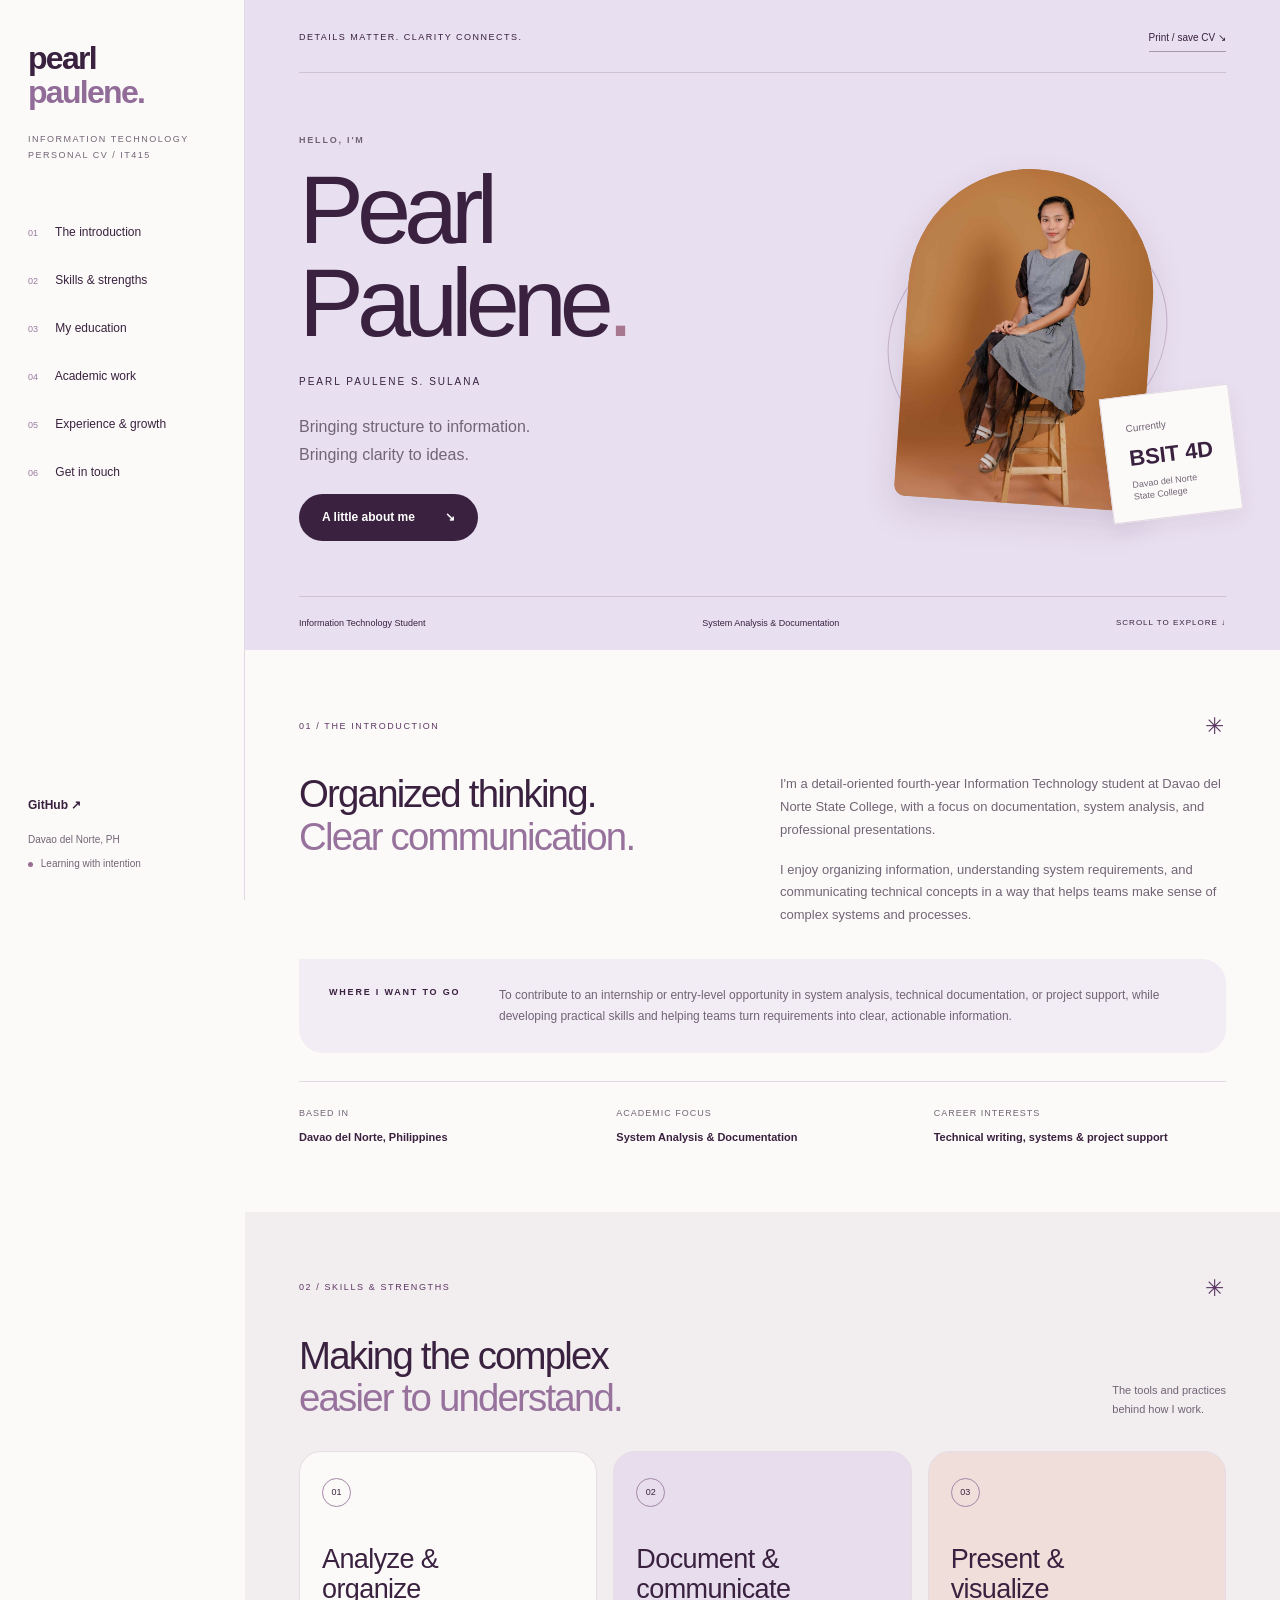
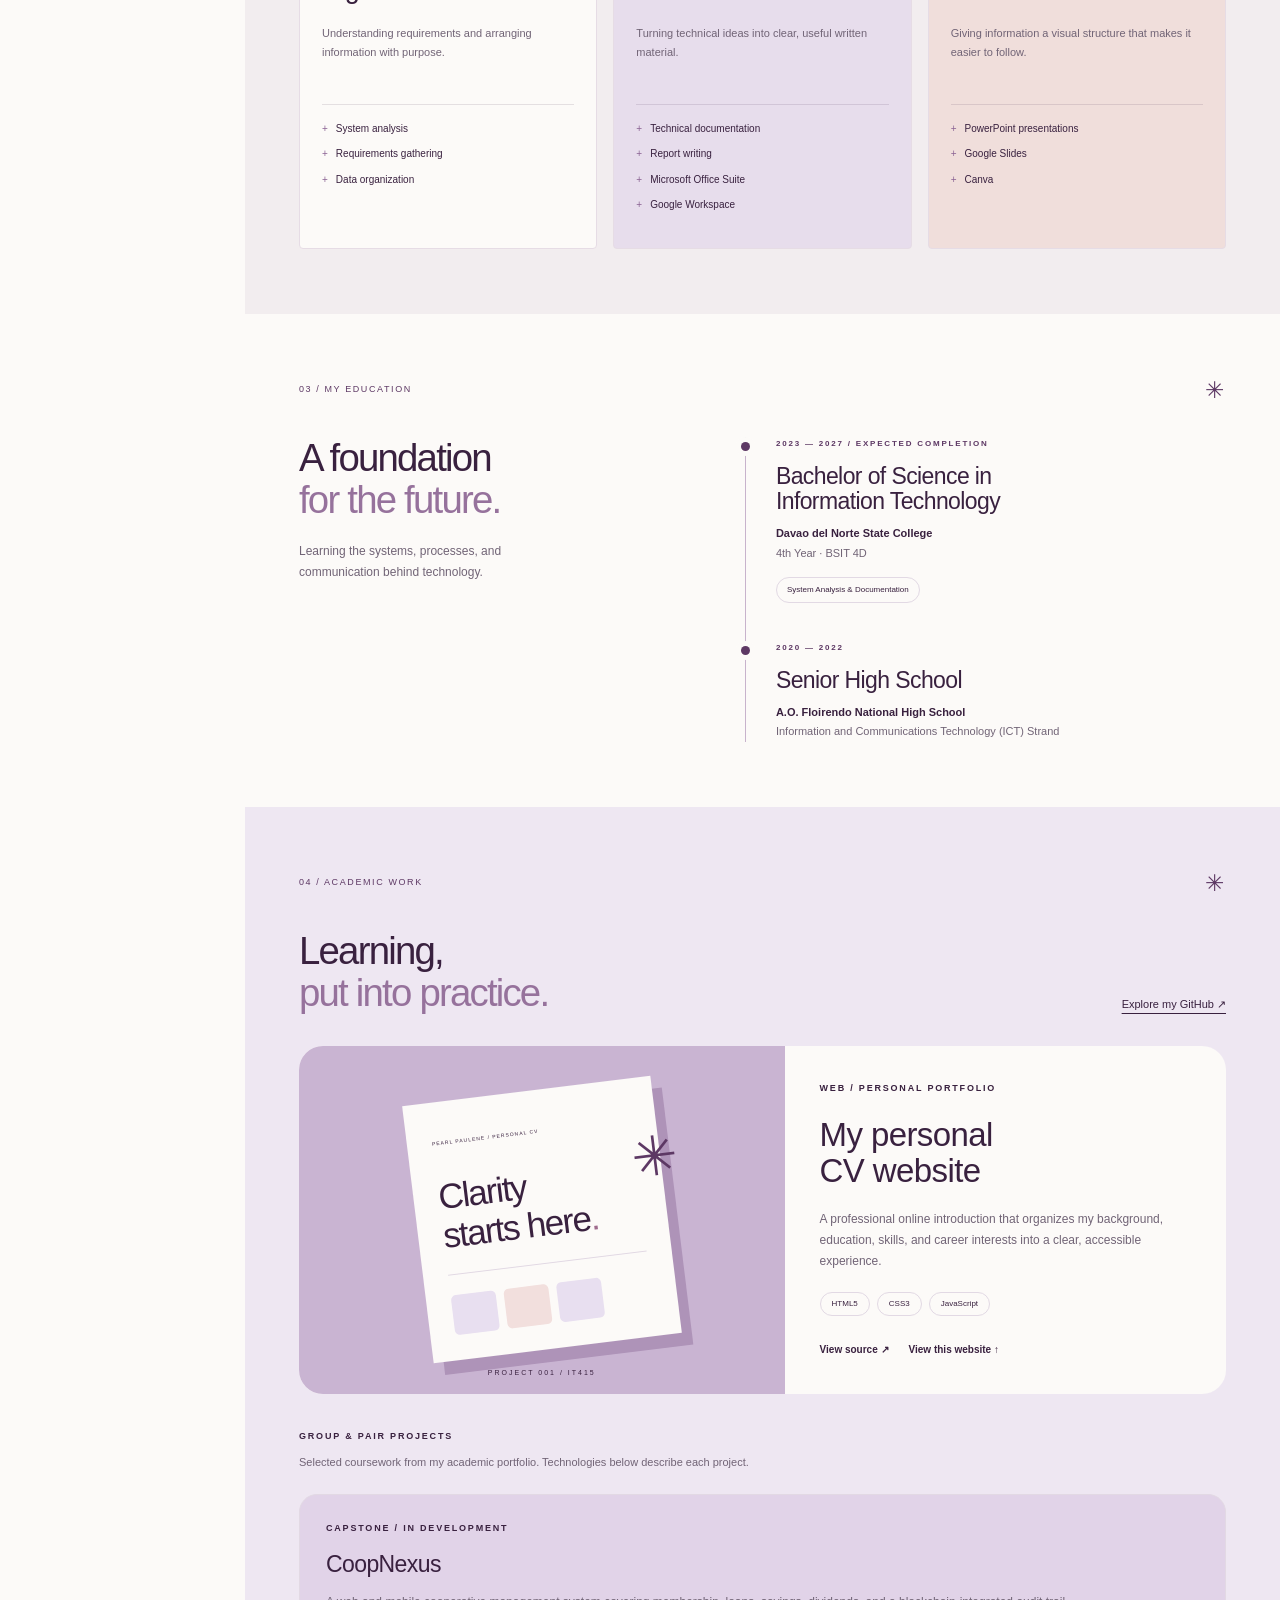
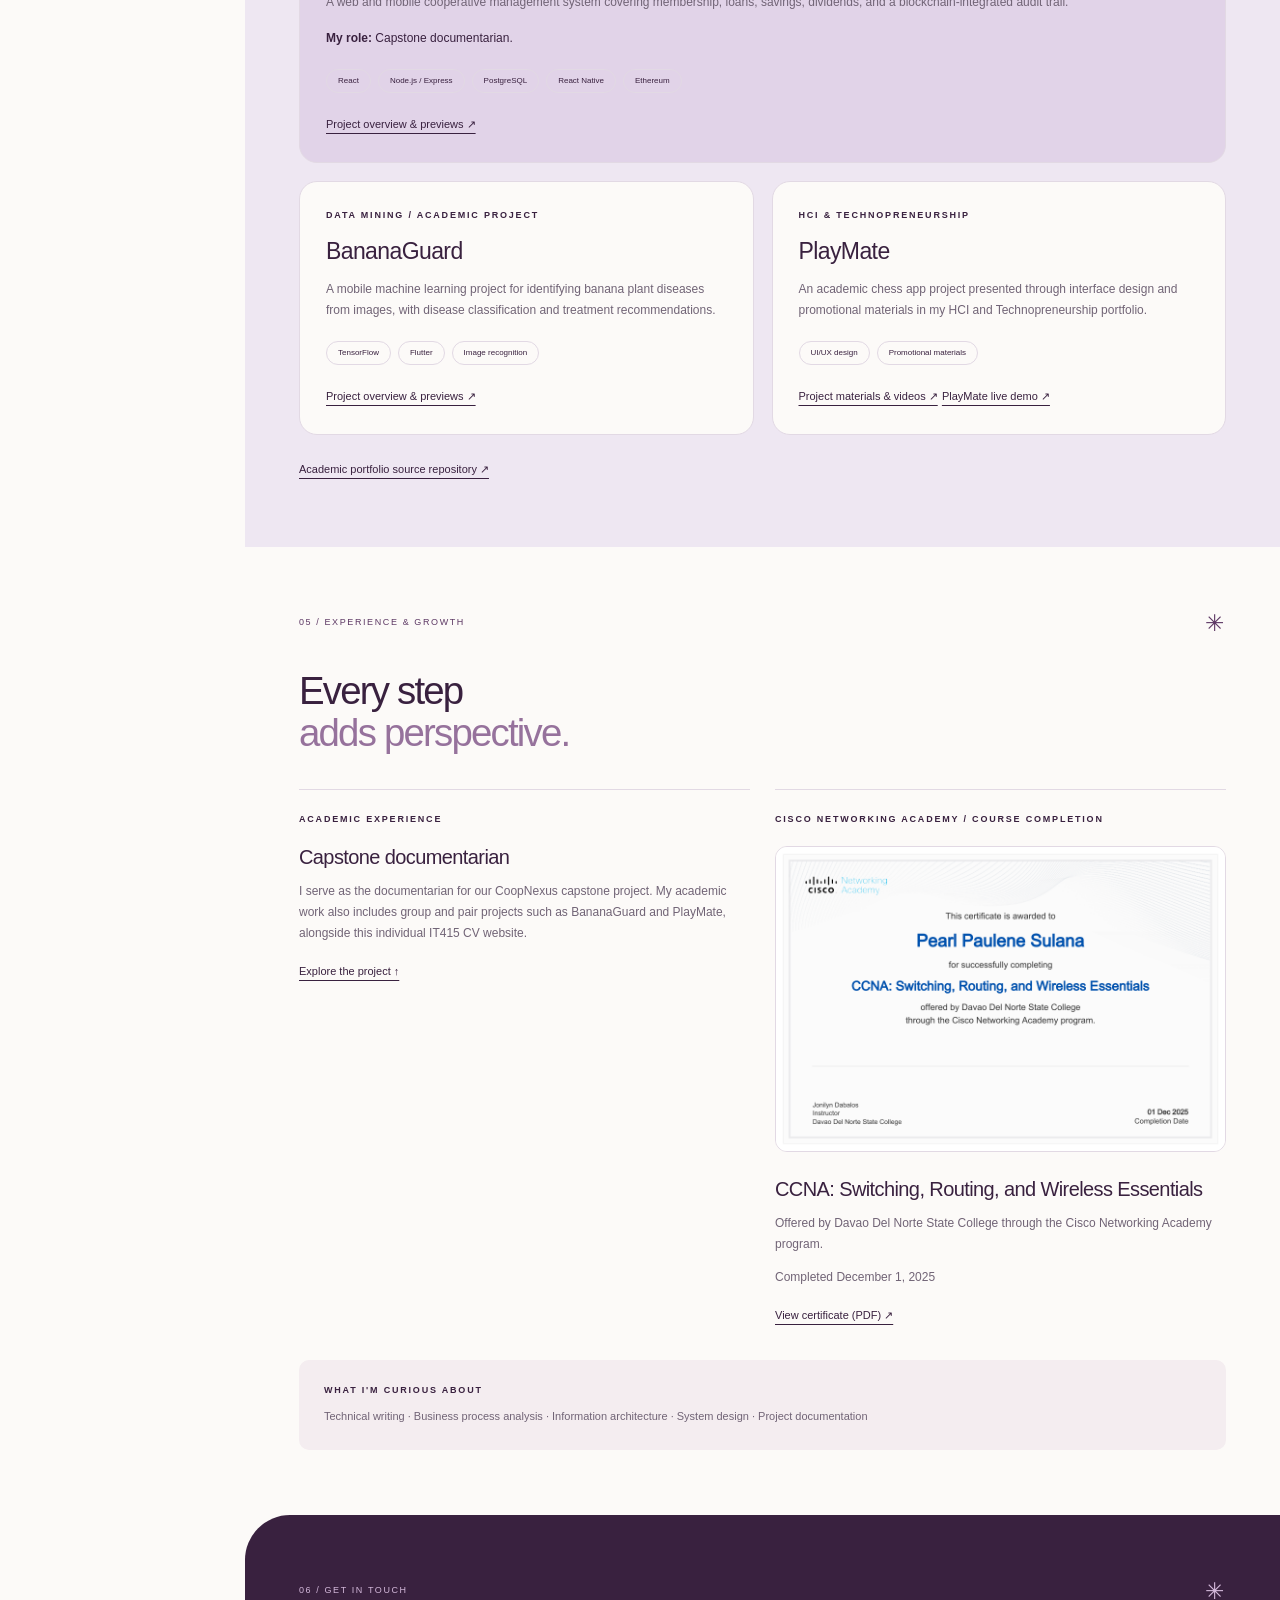
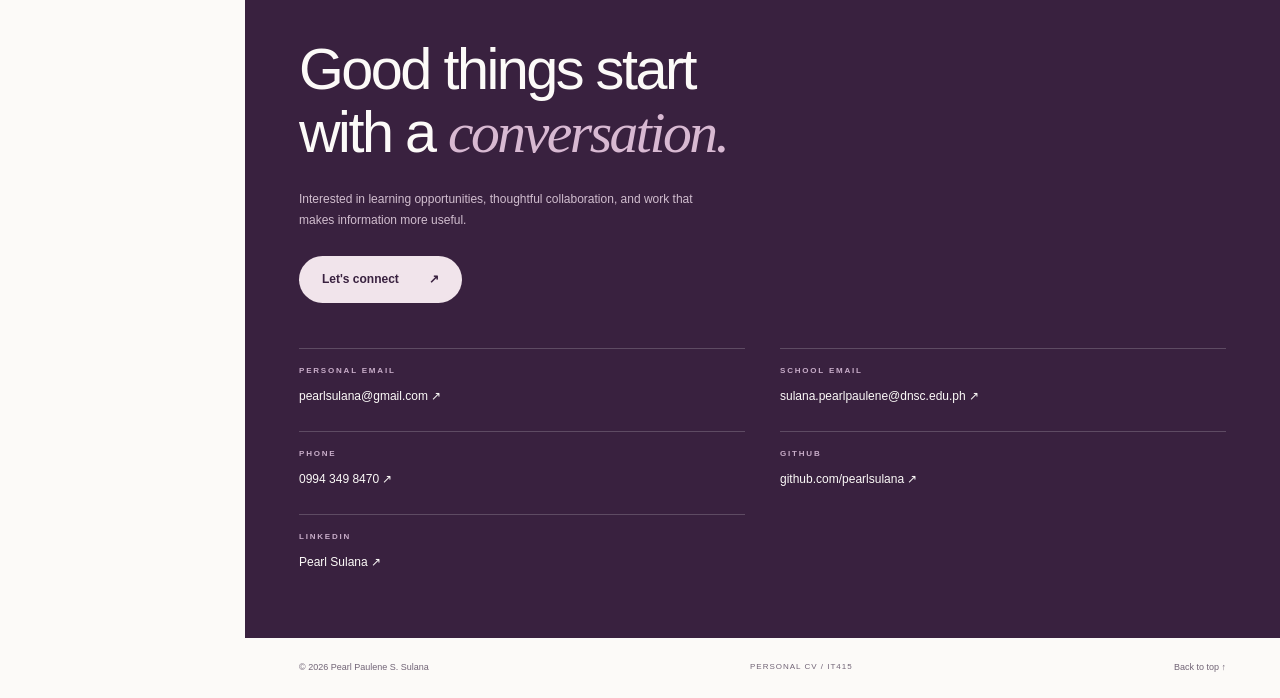
<file: index.html>
<!DOCTYPE html>
<html lang="en">
<head>
<meta charset="UTF-8"><meta name="viewport" content="width=device-width,initial-scale=1">
<meta name="description" content="Pearl Paulene S. Sulana, Information Technology student focused on system analysis, technical documentation, and clear presentations.">
<meta name="theme-color" content="#39213f"><title>Pearl Paulene S. Sulana | Personal CV</title>
<link rel="stylesheet" href="styles.css"><script src="script.js" defer></script>
</head>
<body>
<a class="skip" href="#main">Skip to content</a>
<aside class="sidebar">
<a class="wordmark" href="#home" aria-label="Pearl Paulene home">pearl<span>paulene.</span></a>
<p class="sidebar-caption">INFORMATION TECHNOLOGY<br>PERSONAL CV / IT415</p>
<button class="menu-toggle" aria-controls="navigation" aria-expanded="false" type="button">Explore <span aria-hidden="true">+</span></button>
<nav id="navigation" aria-label="Main navigation"><a href="#about"><span>01</span> The introduction</a><a href="#expertise"><span>02</span> Skills &amp; strengths</a><a href="#education"><span>03</span> My education</a><a href="#work"><span>04</span> Academic work</a><a href="#growth"><span>05</span> Experience &amp; growth</a><a href="#contact"><span>06</span> Get in touch</a></nav>
<div class="sidebar-bottom"><a href="https://github.com/pearlsulana" target="_blank" rel="noopener noreferrer">GitHub &#8599;</a><p>Davao del Norte, PH</p><span class="small-dot"></span> Learning with intention</div>
</aside>
<main id="main">
<section class="hero" id="home" aria-labelledby="hero-title">
<div class="hero-top"><span>DETAILS MATTER. CLARITY CONNECTS.</span><button id="print-cv" type="button">Print / save CV &#8600;</button></div>
<div class="hero-layout"><div><p class="label">HELLO, I'M</p><h1 id="hero-title">Pearl<br>Paulene<span class="name-dot">.</span></h1><p class="full-name">PEARL PAULENE S. SULANA</p><p class="hero-intro">Bringing structure to information.<br>Bringing clarity to ideas.</p><a class="pill-button dark" href="#about">A little about me <span aria-hidden="true">&#8600;</span></a></div><div class="identity-art"><div class="orbit" aria-hidden="true"></div><div class="portrait-frame"><img class="pearl-photo" src="assets/pearl-profile.jpg" alt="Pearl Paulene S. Sulana" width="1462" height="2048" fetchpriority="high"></div><div class="student-note"><span>Currently</span><strong>BSIT 4D</strong><p>Davao del Norte<br>State College</p></div></div></div>
<div class="hero-footer"><span>Information Technology Student</span><span>System Analysis &amp; Documentation</span><a href="#expertise" aria-label="Scroll to skills">SCROLL TO EXPLORE &#8595;</a></div>
</section>
<section class="section about" id="about" aria-labelledby="about-title"><div class="section-kicker"><span>01 / THE INTRODUCTION</span><span aria-hidden="true">&#10035;</span></div><div class="about-layout"><h2 id="about-title">Organized thinking.<br><span>Clear communication.</span></h2><div class="body-copy"><p>I'm a detail-oriented fourth-year Information Technology student at Davao del Norte State College, with a focus on documentation, system analysis, and professional presentations.</p><p>I enjoy organizing information, understanding system requirements, and communicating technical concepts in a way that helps teams make sense of complex systems and processes.</p></div></div><div class="objective-panel"><span class="label">WHERE I WANT TO GO</span><p>To contribute to an internship or entry-level opportunity in system analysis, technical documentation, or project support, while developing practical skills and helping teams turn requirements into clear, actionable information.</p></div><dl class="info-row"><div><dt>Based in</dt><dd>Davao del Norte, Philippines</dd></div><div><dt>Academic focus</dt><dd>System Analysis &amp; Documentation</dd></div><div><dt>Career interests</dt><dd>Technical writing, systems &amp; project support</dd></div></dl></section>
<section class="section expertise" id="expertise" aria-labelledby="expertise-title"><div class="section-kicker"><span>02 / SKILLS &amp; STRENGTHS</span><span aria-hidden="true">&#10035;</span></div><div class="section-title"><h2 id="expertise-title">Making the complex<br><span>easier to understand.</span></h2><p>The tools and practices<br>behind how I work.</p></div><div class="expertise-grid"><article class="expertise-card"><span class="skill-number">01</span><h3>Analyze &amp;<br>organize</h3><p>Understanding requirements and arranging information with purpose.</p><ul><li>System analysis</li><li>Requirements gathering</li><li>Data organization</li></ul></article><article class="expertise-card"><span class="skill-number">02</span><h3>Document &amp;<br>communicate</h3><p>Turning technical ideas into clear, useful written material.</p><ul><li>Technical documentation</li><li>Report writing</li><li>Microsoft Office Suite</li><li>Google Workspace</li></ul></article><article class="expertise-card"><span class="skill-number">03</span><h3>Present &amp;<br>visualize</h3><p>Giving information a visual structure that makes it easier to follow.</p><ul><li>PowerPoint presentations</li><li>Google Slides</li><li>Canva</li></ul></article></div></section>
<section class="section" id="education" aria-labelledby="education-title"><div class="section-kicker"><span>03 / MY EDUCATION</span><span aria-hidden="true">&#10035;</span></div><div class="education-layout"><div><h2 id="education-title">A foundation<br><span>for the future.</span></h2><p class="education-intro">Learning the systems, processes, and communication behind technology.</p></div><div class="timeline"><article><span class="timeline-dot" aria-hidden="true"></span><p class="label">2023 &mdash; 2027 / EXPECTED COMPLETION</p><h3>Bachelor of Science in<br>Information Technology</h3><p class="school">Davao del Norte State College</p><p>4th Year &middot; BSIT 4D</p><span class="outline-tag">System Analysis &amp; Documentation</span></article><article><span class="timeline-dot" aria-hidden="true"></span><p class="label">2020 &mdash; 2022</p><h3>Senior High School</h3><p class="school">A.O. Floirendo National High School</p><p>Information and Communications Technology (ICT) Strand</p></article></div></div></section>
<section class="section work" id="work" aria-labelledby="work-title"><div class="section-kicker"><span>04 / ACADEMIC WORK</span><span aria-hidden="true">&#10035;</span></div><div class="section-title"><h2 id="work-title">Learning,<br><span>put into practice.</span></h2><a class="underlined" href="https://github.com/pearlsulana" target="_blank" rel="noopener noreferrer">Explore my GitHub &#8599;</a></div><article class="project"><div class="project-art" role="img" aria-label="Illustrated preview of Pearl's personal CV website"><div class="document-art"><span>PEARL PAULENE / PERSONAL CV</span><strong>Clarity<br>starts here<span>.</span></strong><div class="document-rule"></div><div class="document-columns"><i></i><i></i><i></i></div><span class="document-star" aria-hidden="true">&#10035;</span></div><span class="project-index">PROJECT 001 / IT415</span></div><div class="project-details"><span class="label">WEB / PERSONAL PORTFOLIO</span><h3>My personal<br>CV website</h3><p>A professional online introduction that organizes my background, education, skills, and career interests into a clear, accessible experience.</p><div class="tags"><span>HTML5</span><span>CSS3</span><span>JavaScript</span></div><div class="project-actions"><a href="https://github.com/pearlsulana/Pearl_CV" target="_blank" rel="noopener noreferrer">View source &#8599;</a><a href="#home">View this website &#8593;</a></div></div></article><div class="collaborative-work"><div class="collaboration-heading"><span class="label">GROUP &amp; PAIR PROJECTS</span><p>Selected coursework from my academic portfolio. Technologies below describe each project.</p></div><div class="collaboration-grid"><article class="collaboration-card"><span class="label">CAPSTONE / IN DEVELOPMENT</span><h3>CoopNexus</h3><p>A web and mobile cooperative management system covering membership, loans, savings, dividends, and a blockchain-integrated audit trail.</p><p class="project-role"><strong>My role:</strong> Capstone documentarian.</p><div class="tags"><span>React</span><span>Node.js / Express</span><span>PostgreSQL</span><span>React Native</span><span>Ethereum</span></div><a class="underlined" href="capstone.html" target="_blank" rel="noopener noreferrer">Project overview &amp; previews &#8599;</a></article><article class="collaboration-card"><span class="label">DATA MINING / ACADEMIC PROJECT</span><h3>BananaGuard</h3><p>A mobile machine learning project for identifying banana plant diseases from images, with disease classification and treatment recommendations.</p><div class="tags"><span>TensorFlow</span><span>Flutter</span><span>Image recognition</span></div><a class="underlined" href="data-mining.html" target="_blank" rel="noopener noreferrer">Project overview &amp; previews &#8599;</a></article><article class="collaboration-card"><span class="label">HCI &amp; TECHNOPRENEURSHIP</span><h3>PlayMate</h3><p>An academic chess app project presented through interface design and promotional materials in my HCI and Technopreneurship portfolio.</p><div class="tags"><span>UI/UX design</span><span>Promotional materials</span></div><a class="underlined" href="hci-techno.html" target="_blank" rel="noopener noreferrer">Project materials &amp; videos &#8599;</a> <a class="underlined live-demo-link" href="https://playmate-chess.netlify.app/" target="_blank" rel="noopener noreferrer">PlayMate live demo &#8599;</a></article></div><a class="portfolio-link underlined" href="https://github.com/pearlsulana/pearlsulana.github.io" target="_blank" rel="noopener noreferrer">Academic portfolio source repository &#8599;</a></div></section>
<section class="section" id="growth" aria-labelledby="growth-title"><div class="section-kicker"><span>05 / EXPERIENCE &amp; GROWTH</span><span aria-hidden="true">&#10035;</span></div><h2 id="growth-title">Every step<br><span>adds perspective.</span></h2><div class="growth-grid"><article><span class="label">ACADEMIC EXPERIENCE</span><h3>Capstone documentarian</h3><p>I serve as the documentarian for our CoopNexus capstone project. My academic work also includes group and pair projects such as BananaGuard and PlayMate, alongside this individual IT415 CV website.</p><a class="underlined" href="#work">Explore the project &#8593;</a></article><article class="certificate"><span class="label">CISCO NETWORKING ACADEMY / COURSE COMPLETION</span><a class="certificate-preview" href="assets/certificates/cisco-switching-routing-wireless-essentials.pdf" target="_blank" rel="noopener noreferrer" aria-label="Open Pearl's Cisco course completion certificate PDF"><img src="assets/certificates/cisco-switching-routing-wireless-essentials.png" alt="Cisco Networking Academy certificate awarded to Pearl Paulene Sulana for completing Switching, Routing, and Wireless Essentials on December 1, 2025" width="930" height="630" loading="lazy"></a><h3>CCNA: Switching, Routing, and Wireless Essentials</h3><p>Offered by Davao Del Norte State College through the Cisco Networking Academy program.</p><p class="certificate-date">Completed <time datetime="2025-12-01">December 1, 2025</time></p><a class="underlined" href="assets/certificates/cisco-switching-routing-wireless-essentials.pdf" target="_blank" rel="noopener noreferrer">View certificate (PDF) &#8599;</a></article></div><div class="interests"><span class="label">WHAT I'M CURIOUS ABOUT</span><p>Technical writing &middot; Business process analysis &middot; Information architecture &middot; System design &middot; Project documentation</p></div></section>
<section class="contact section" id="contact" aria-labelledby="contact-title"><div class="section-kicker"><span>06 / GET IN TOUCH</span><span aria-hidden="true">&#10035;</span></div><h2 id="contact-title">Good things start<br>with a <em>conversation.</em></h2><p class="contact-intro">Interested in learning opportunities, thoughtful collaboration, and work that makes information more useful.</p><a class="pill-button light" href="mailto:pearlsulana@gmail.com">Let's connect <span aria-hidden="true">&#8599;</span></a><div class="contact-grid"><div><span class="label">PERSONAL EMAIL</span><a href="mailto:pearlsulana@gmail.com">pearlsulana@gmail.com &#8599;</a></div><div><span class="label">SCHOOL EMAIL</span><a href="mailto:sulana.pearlpaulene@dnsc.edu.ph">sulana.pearlpaulene@dnsc.edu.ph &#8599;</a></div><div><span class="label">PHONE</span><a href="tel:+639943498470">0994 349 8470 &#8599;</a></div><div><span class="label">GITHUB</span><a href="https://github.com/pearlsulana" target="_blank" rel="noopener noreferrer">github.com/pearlsulana &#8599;</a></div><div><span class="label">LINKEDIN</span><a href="https://www.linkedin.com/in/pearl-sulana-44a05b447/" target="_blank" rel="noopener noreferrer">Pearl Sulana &#8599;</a></div></div></section>
<footer><span>&copy; <span id="year">2026</span> Pearl Paulene S. Sulana</span><span>PERSONAL CV / IT415</span><a href="#home">Back to top &#8593;</a></footer>
</main>
</body></html>
</file>
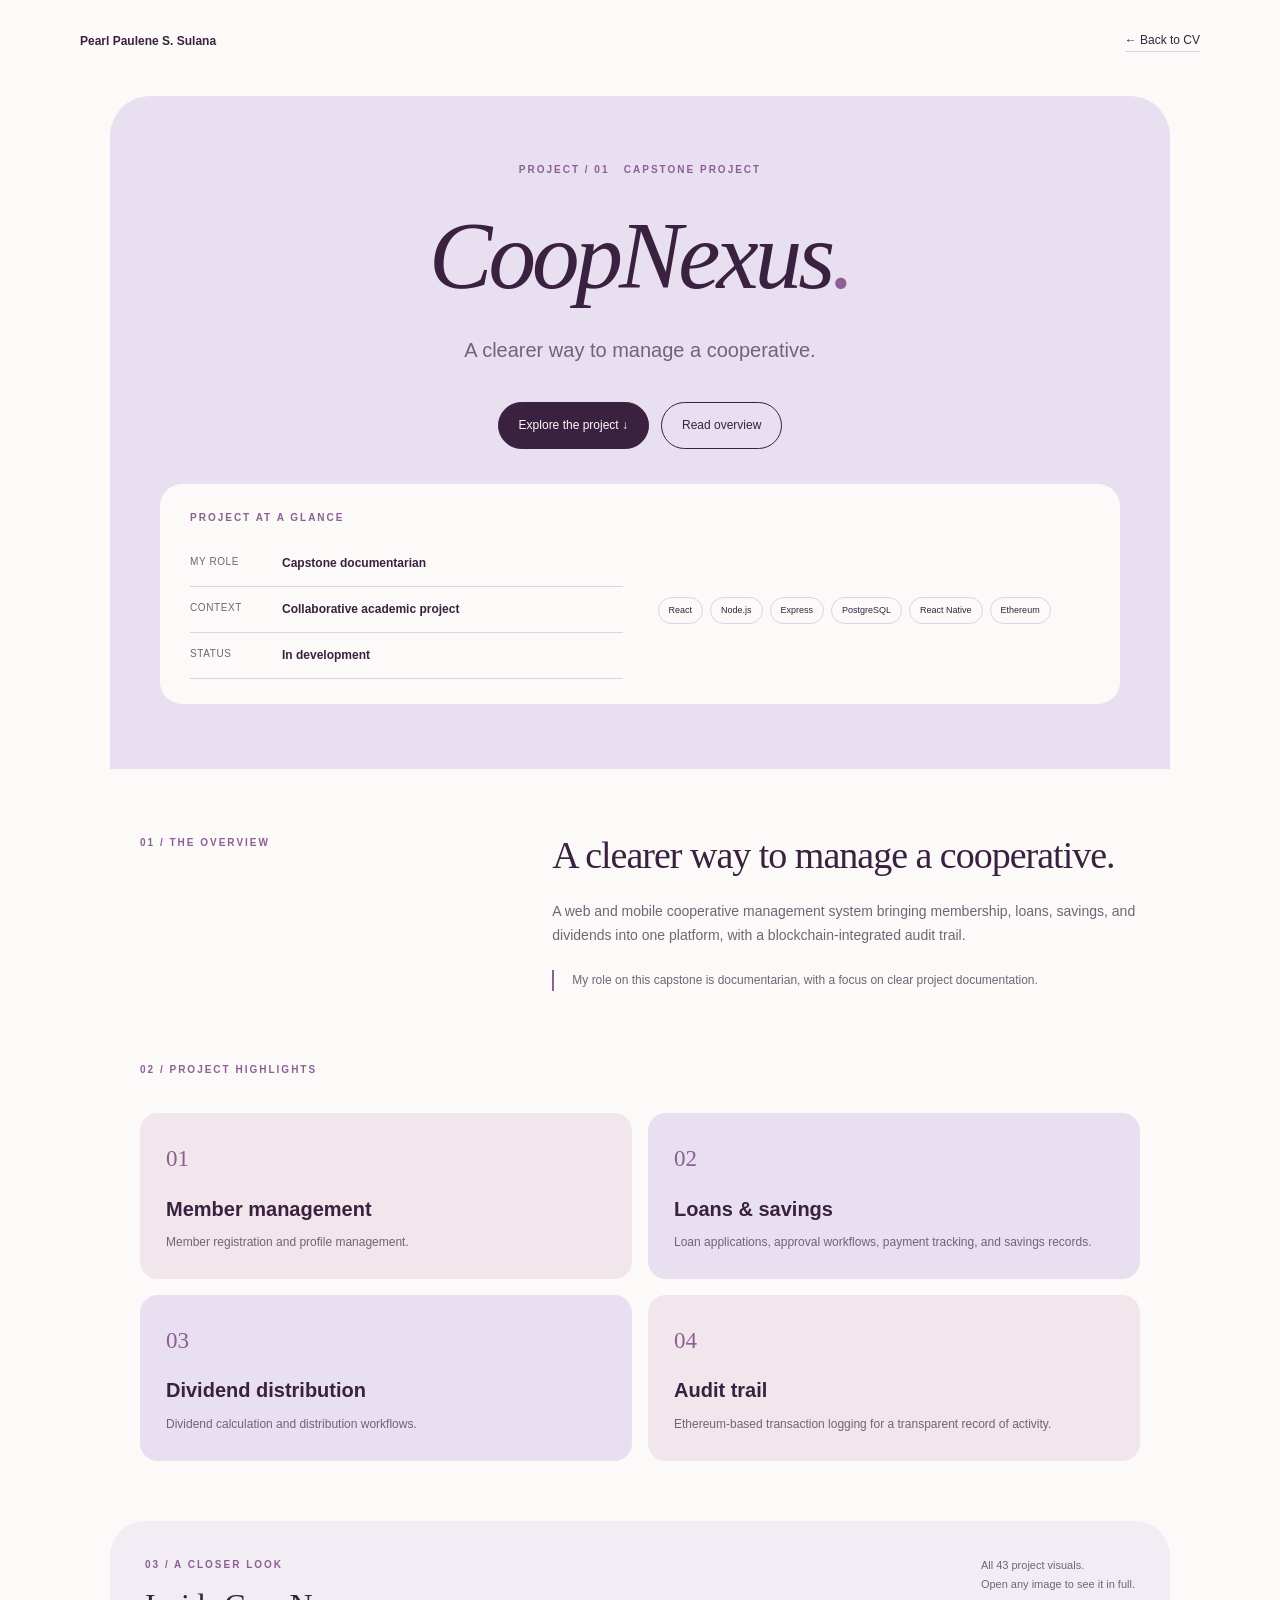
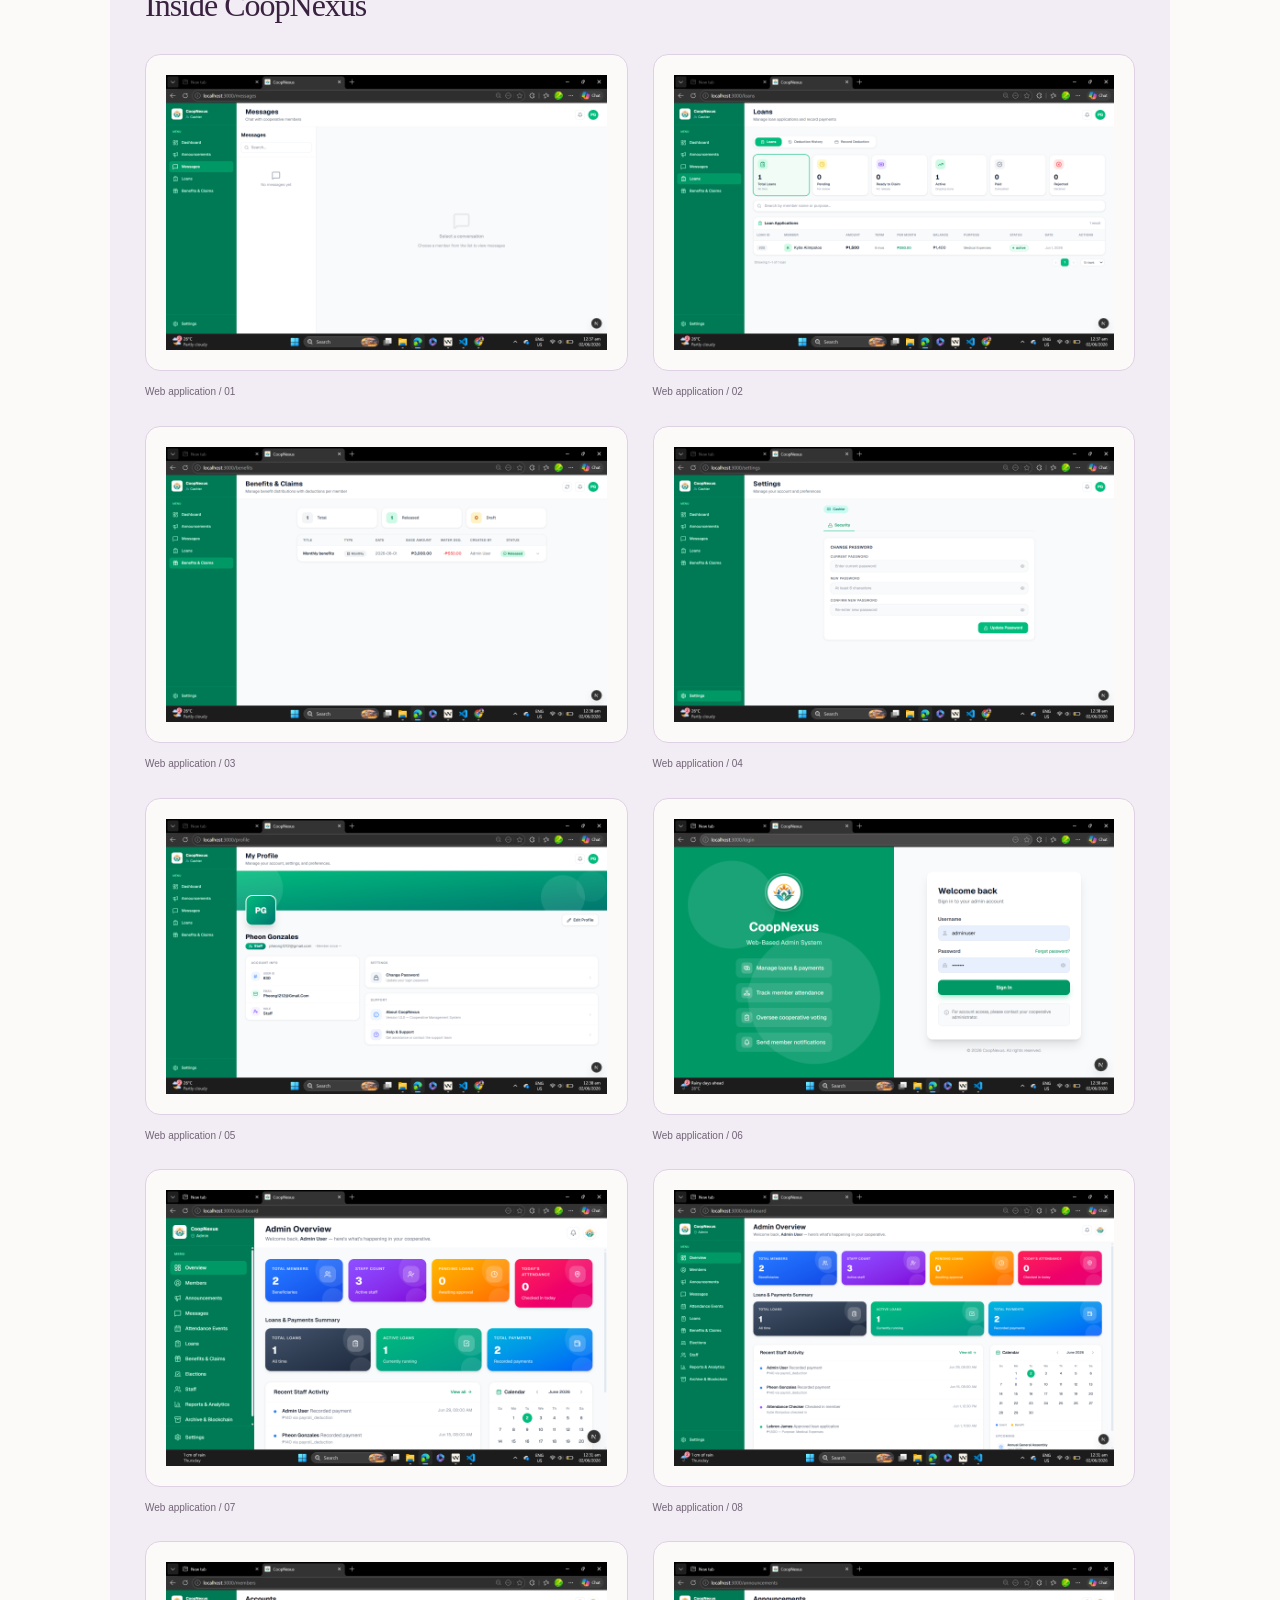
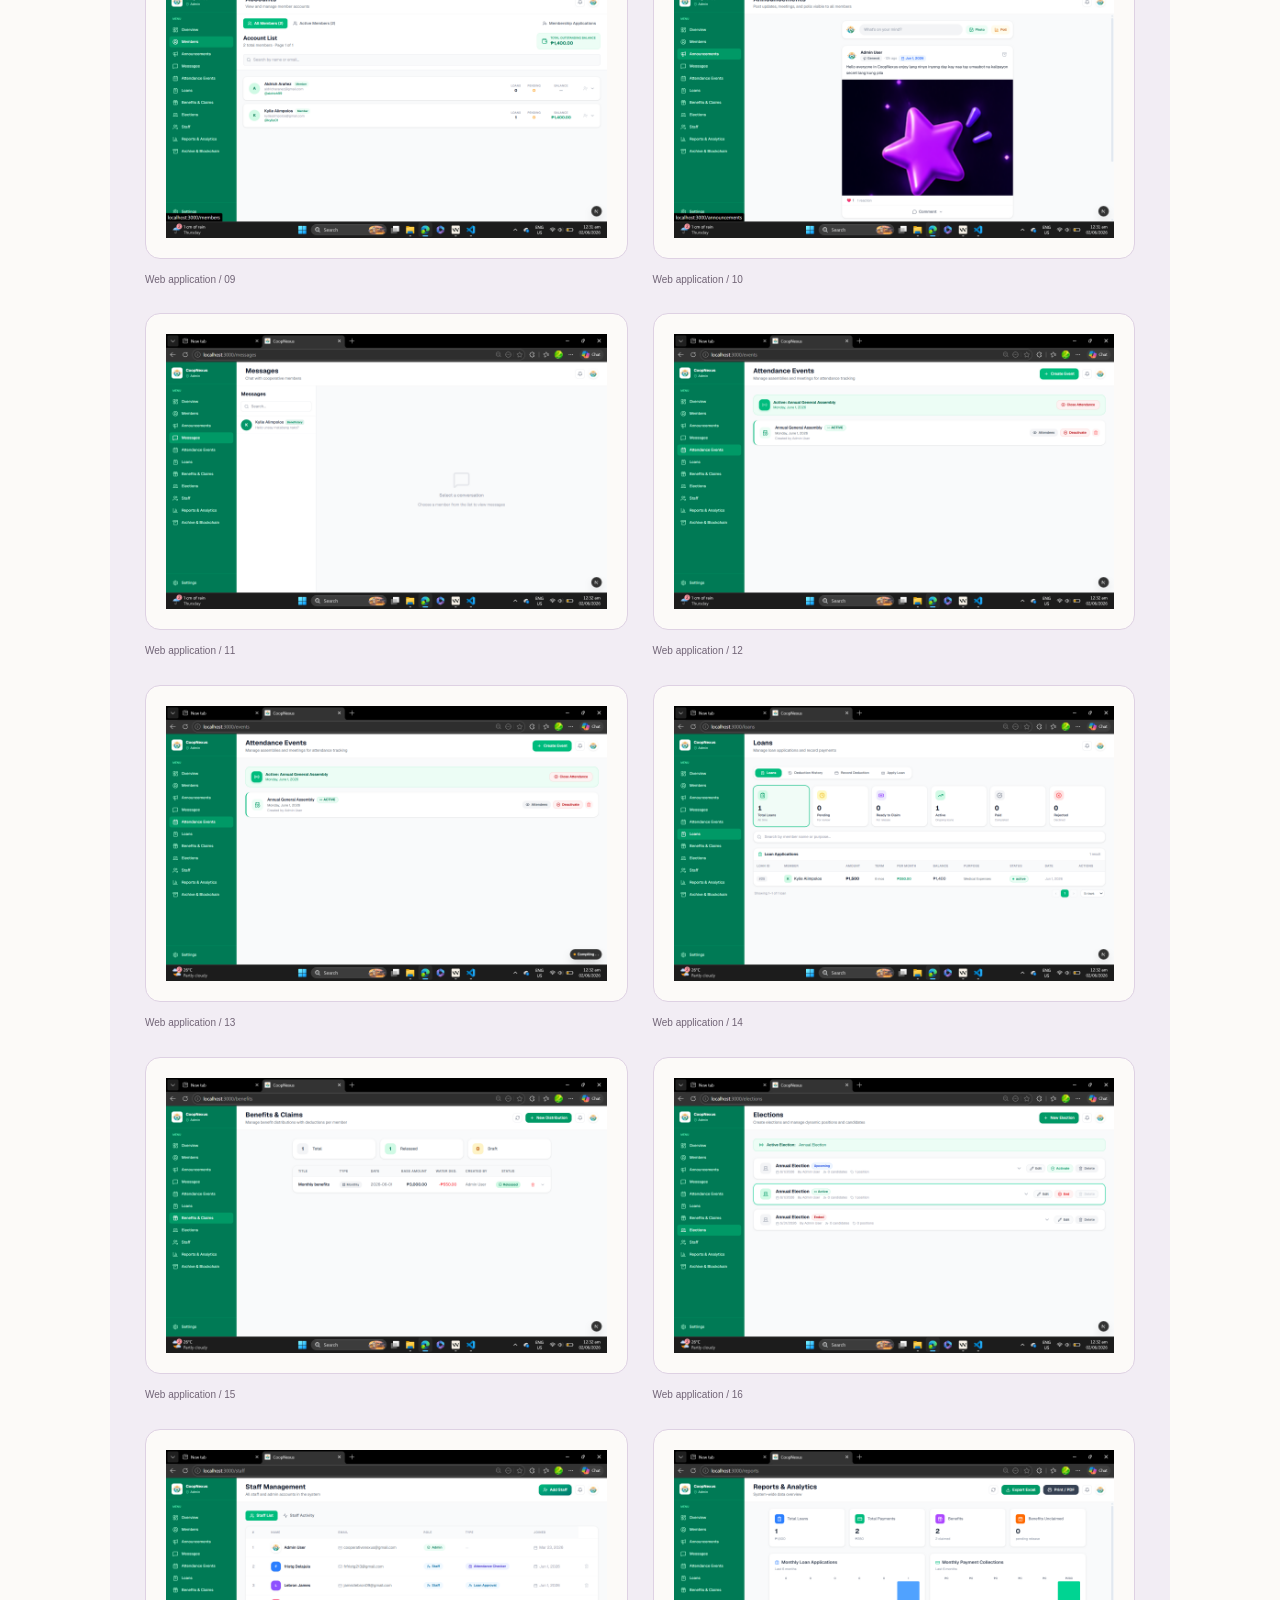
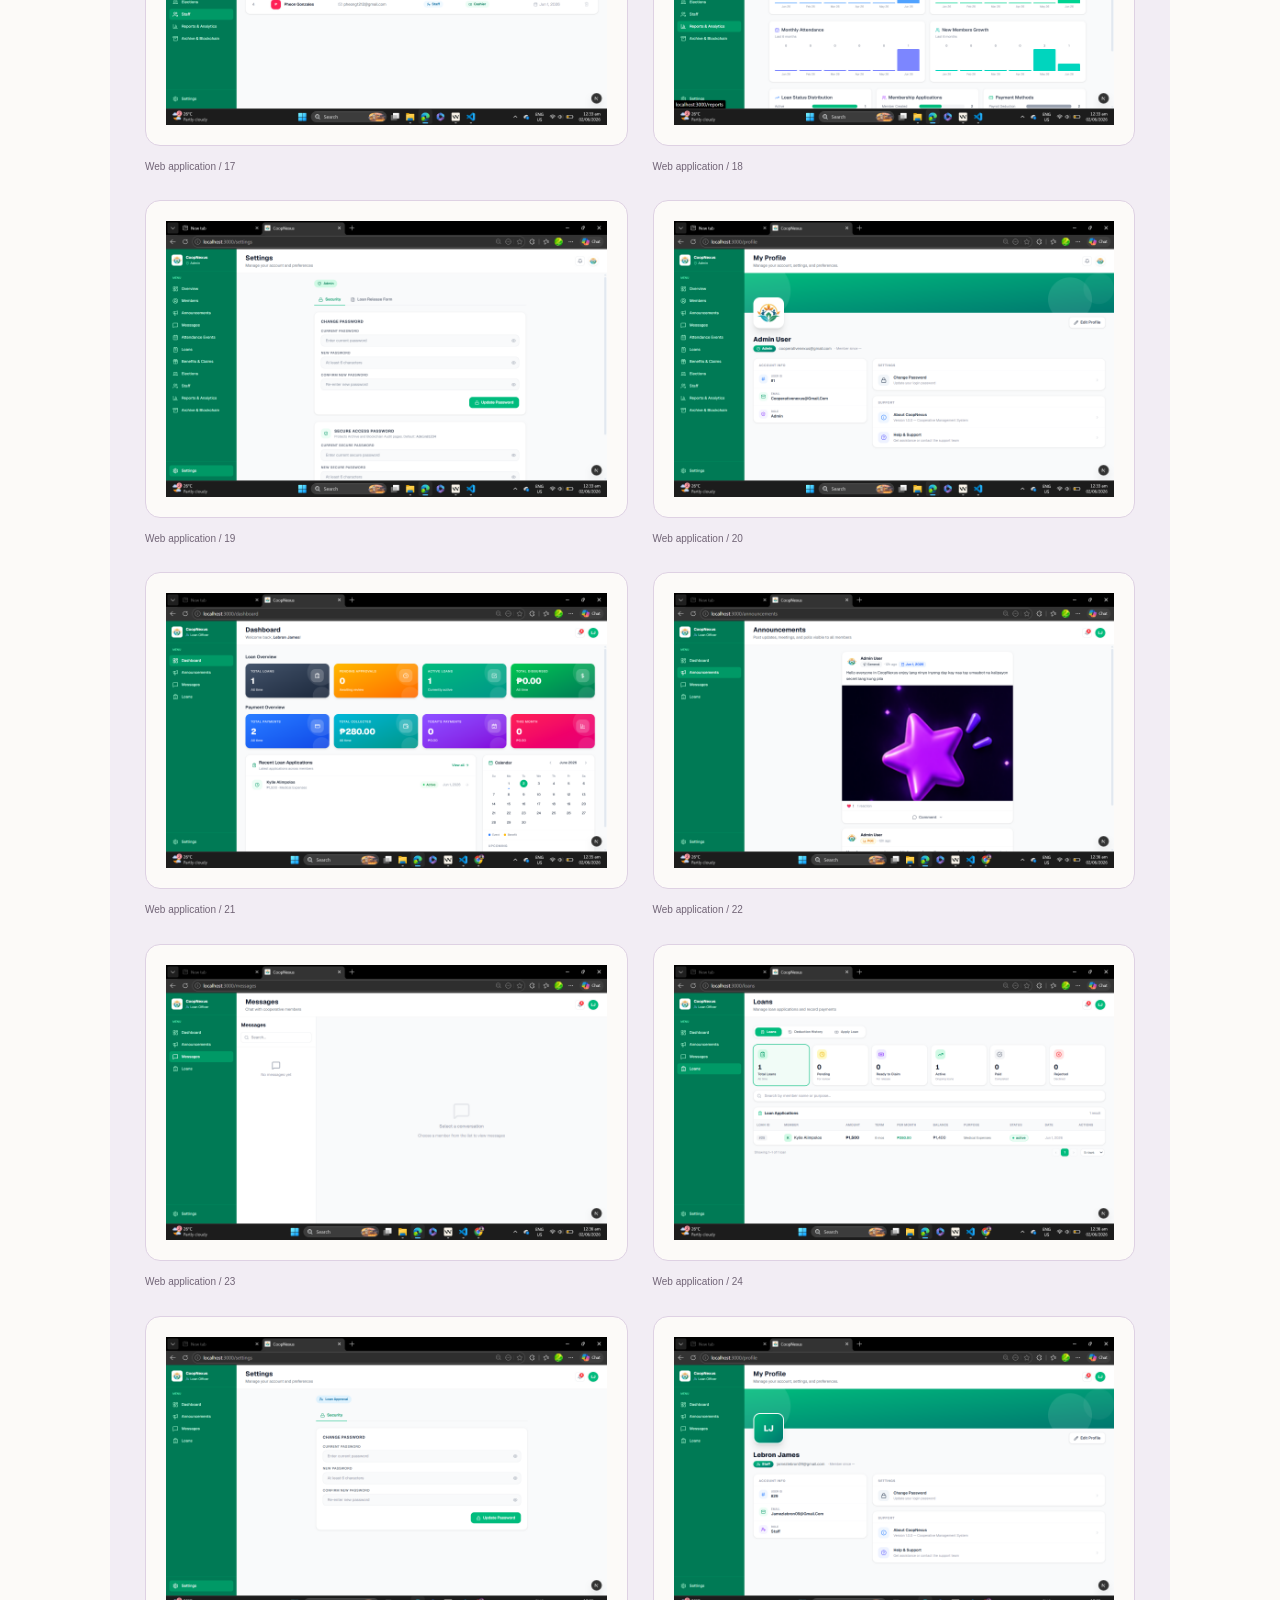
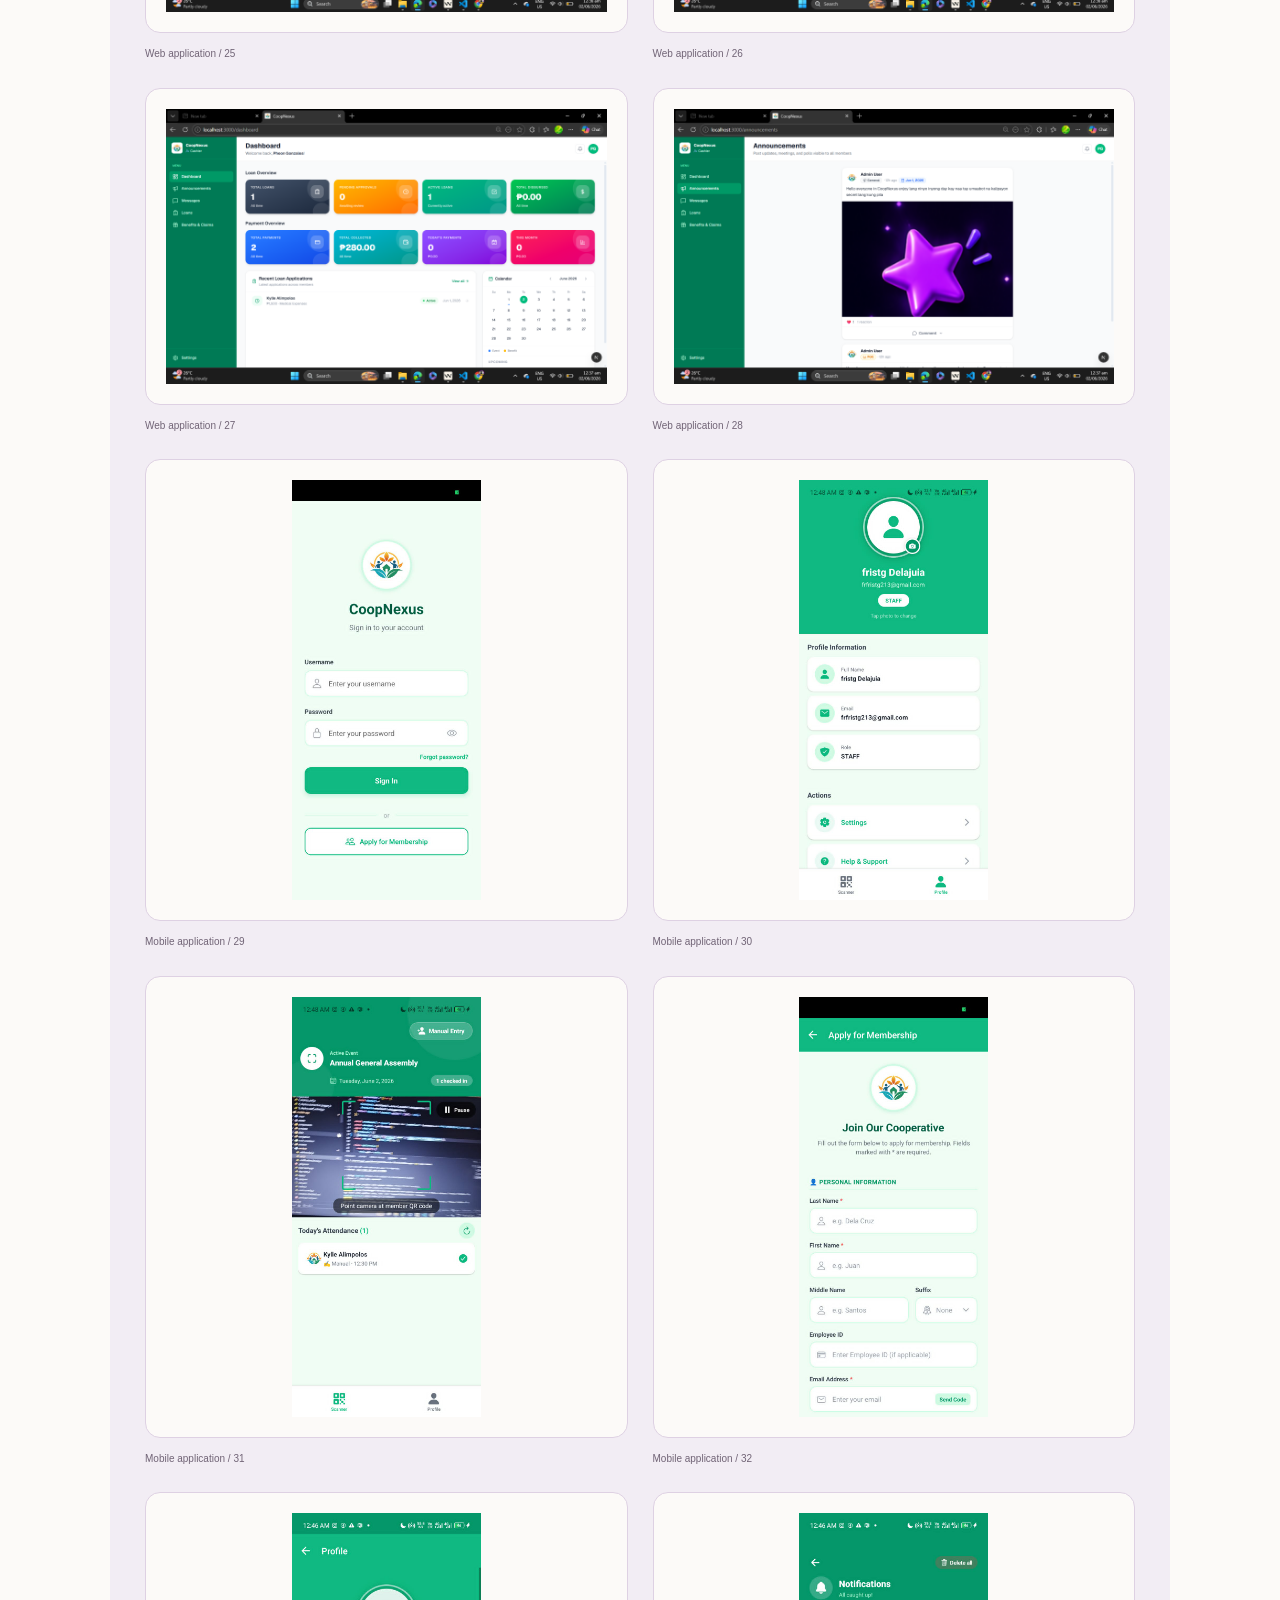
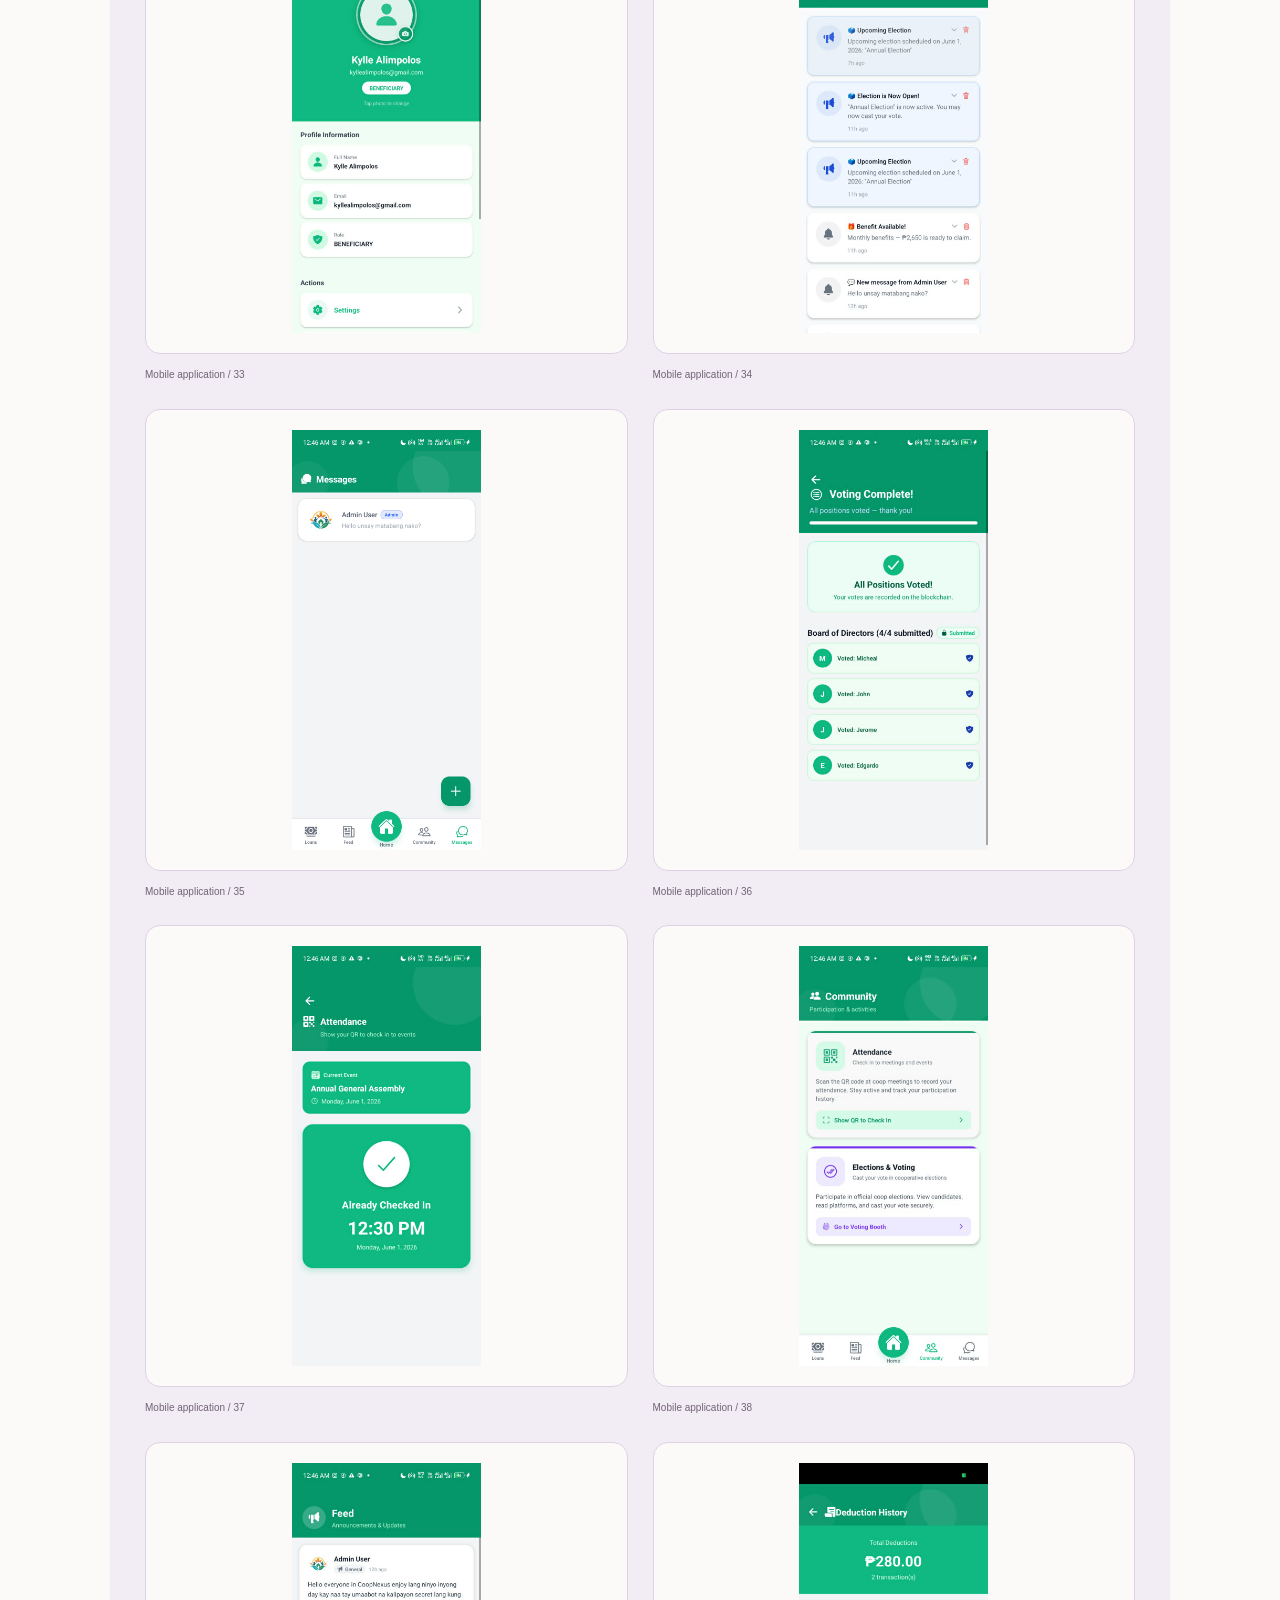
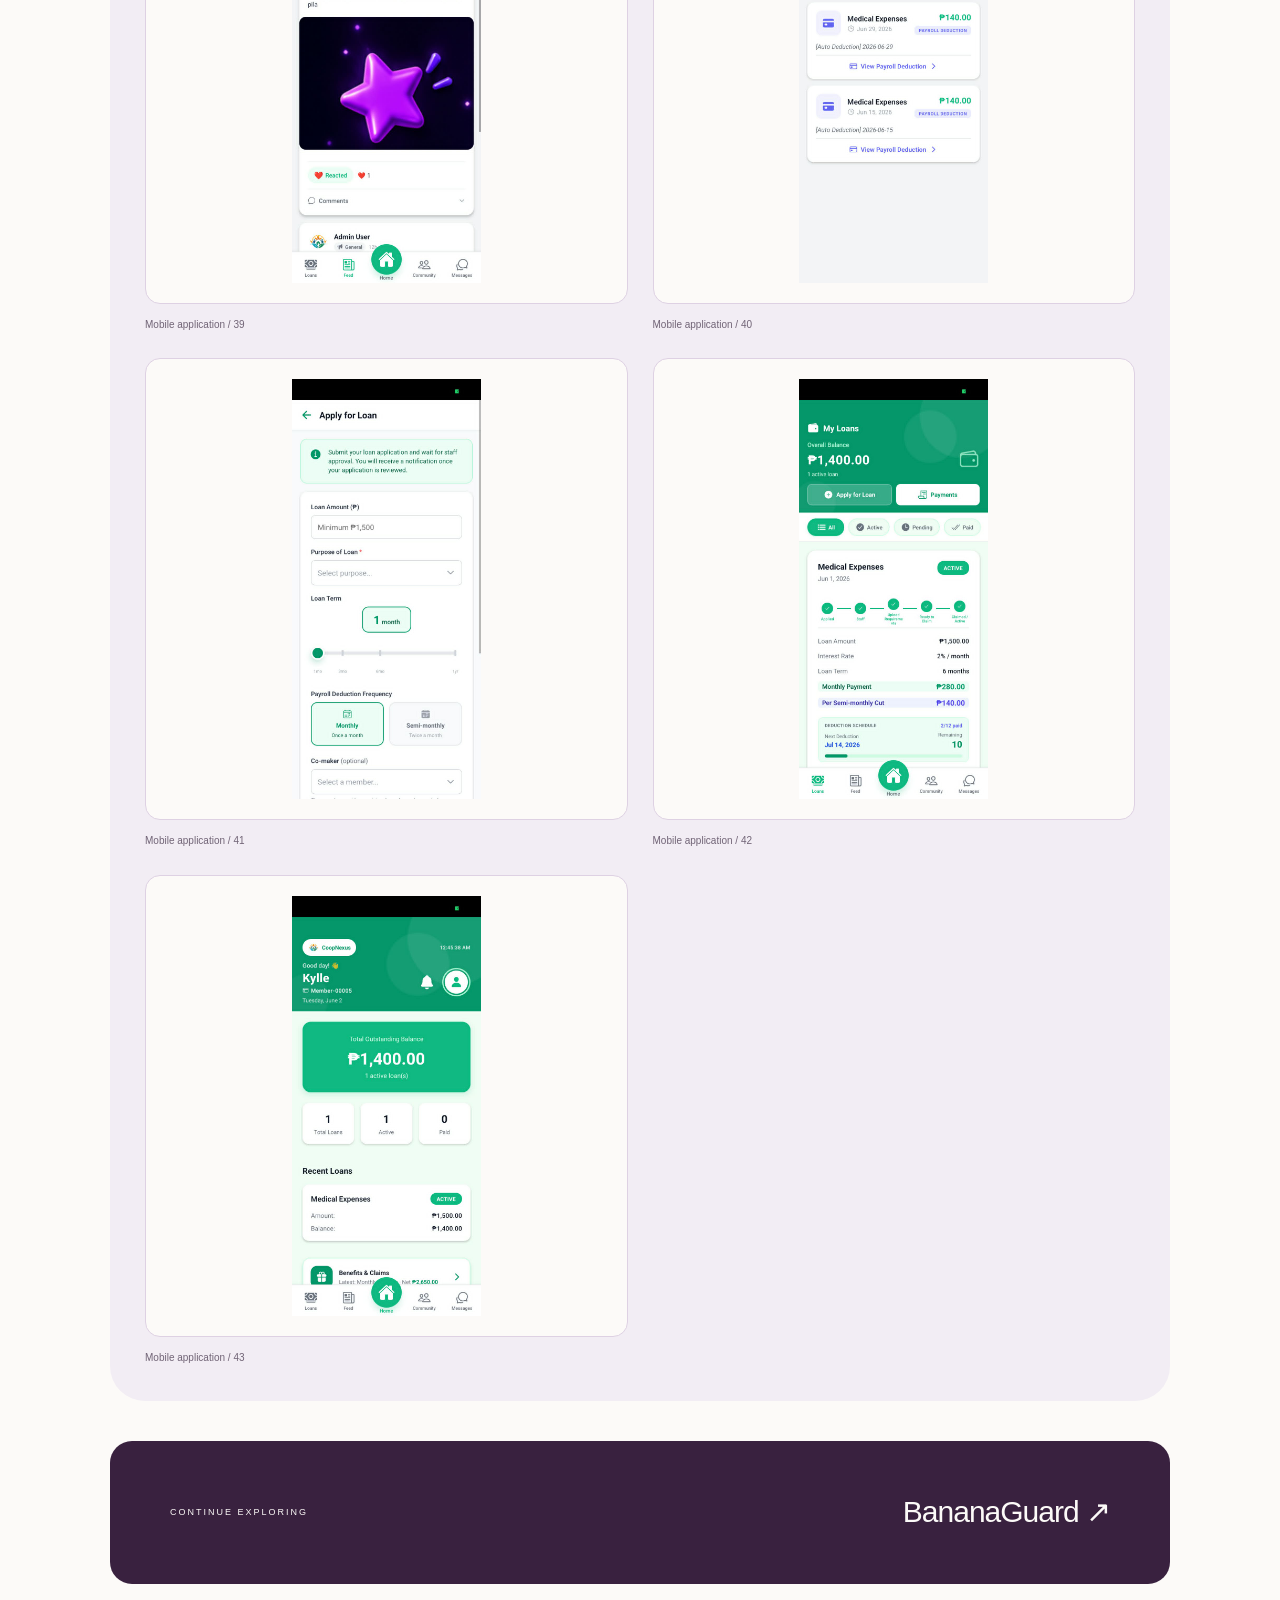
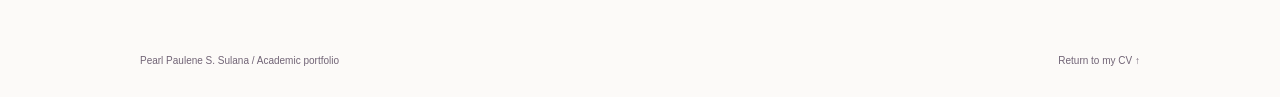
<file: capstone.html>
<!DOCTYPE html><html lang="en"><head><meta charset="UTF-8"><meta name="viewport" content="width=device-width,initial-scale=1"><meta name="description" content="CoopNexus academic project / Pearl Paulene S. Sulana. Capstone documentarian."><title>CoopNexus | Pearl Paulene S. Sulana</title><link rel="stylesheet" href="project-details.css"></head><body class="editorial"><a class="skip" href="#main">Skip to content</a><header class="project-nav"><a class="owner" href="index.html">Pearl Paulene S. Sulana</a><a href="index.html#work">&#8592; Back to CV</a></header><main id="main"><section class="project-hero"><div class="hero-word"><p class="eyebrow">PROJECT / 01 &nbsp; CAPSTONE PROJECT</p><h1>CoopNexus<span>.</span></h1><p class="project-tagline">A clearer way to manage a cooperative.</p><div class="hero-actions"><a class="action primary" href="#screens">Explore the project &#8595;</a><a class="action secondary" href="#overview">Read overview</a></div></div><aside class="project-facts"><span class="facts-heading">PROJECT AT A GLANCE</span><dl><div><dt>My role</dt><dd>Capstone documentarian</dd></div><div><dt>Context</dt><dd>Collaborative academic project</dd></div><div><dt>Status</dt><dd>In development</dd></div></dl><div class="tech-tags"><span>React</span><span>Node.js</span><span>Express</span><span>PostgreSQL</span><span>React Native</span><span>Ethereum</span></div></aside></section><section class="overview section" id="overview"><div class="section-label">01 / THE OVERVIEW</div><div><h2>A clearer way to manage a cooperative.</h2><p>A web and mobile cooperative management system bringing membership, loans, savings, and dividends into one platform, with a blockchain-integrated audit trail.</p><p class="role-note">My role on this capstone is documentarian, with a focus on clear project documentation.</p></div></section><section class="section feature-section"><div class="section-label">02 / PROJECT HIGHLIGHTS</div><div class="feature-grid"><article><span class="feature-index">01</span><h3>Member management</h3><p>Member registration and profile management.</p></article><article><span class="feature-index">02</span><h3>Loans &amp; savings</h3><p>Loan applications, approval workflows, payment tracking, and savings records.</p></article><article><span class="feature-index">03</span><h3>Dividend distribution</h3><p>Dividend calculation and distribution workflows.</p></article><article><span class="feature-index">04</span><h3>Audit trail</h3><p>Ethereum-based transaction logging for a transparent record of activity.</p></article></div></section><section class="section gallery-section" id="screens"><div class="gallery-heading"><div><p class="section-label">03 / A CLOSER LOOK</p><h2>Inside CoopNexus</h2></div><p>All 43 project visuals.<br>Open any image to see it in full.</p></div><div class="gallery"><figure><a href="assets/projects/capstone/web-1.png" target="_blank" rel="noopener noreferrer"><img src="assets/projects/capstone/web-1.png" alt="Web application / 01" loading="lazy"></a><figcaption>Web application / 01</figcaption></figure><figure><a href="assets/projects/capstone/web-2.png" target="_blank" rel="noopener noreferrer"><img src="assets/projects/capstone/web-2.png" alt="Web application / 02" loading="lazy"></a><figcaption>Web application / 02</figcaption></figure><figure><a href="assets/projects/capstone/web-3.png" target="_blank" rel="noopener noreferrer"><img src="assets/projects/capstone/web-3.png" alt="Web application / 03" loading="lazy"></a><figcaption>Web application / 03</figcaption></figure><figure><a href="assets/projects/capstone/web-4.png" target="_blank" rel="noopener noreferrer"><img src="assets/projects/capstone/web-4.png" alt="Web application / 04" loading="lazy"></a><figcaption>Web application / 04</figcaption></figure><figure><a href="assets/projects/capstone/web-5.png" target="_blank" rel="noopener noreferrer"><img src="assets/projects/capstone/web-5.png" alt="Web application / 05" loading="lazy"></a><figcaption>Web application / 05</figcaption></figure><figure><a href="assets/projects/capstone/web-6.png" target="_blank" rel="noopener noreferrer"><img src="assets/projects/capstone/web-6.png" alt="Web application / 06" loading="lazy"></a><figcaption>Web application / 06</figcaption></figure><figure><a href="assets/projects/capstone/web-7.png" target="_blank" rel="noopener noreferrer"><img src="assets/projects/capstone/web-7.png" alt="Web application / 07" loading="lazy"></a><figcaption>Web application / 07</figcaption></figure><figure><a href="assets/projects/capstone/web-8.png" target="_blank" rel="noopener noreferrer"><img src="assets/projects/capstone/web-8.png" alt="Web application / 08" loading="lazy"></a><figcaption>Web application / 08</figcaption></figure><figure><a href="assets/projects/capstone/web-9.png" target="_blank" rel="noopener noreferrer"><img src="assets/projects/capstone/web-9.png" alt="Web application / 09" loading="lazy"></a><figcaption>Web application / 09</figcaption></figure><figure><a href="assets/projects/capstone/web-10.png" target="_blank" rel="noopener noreferrer"><img src="assets/projects/capstone/web-10.png" alt="Web application / 10" loading="lazy"></a><figcaption>Web application / 10</figcaption></figure><figure><a href="assets/projects/capstone/web-11.png" target="_blank" rel="noopener noreferrer"><img src="assets/projects/capstone/web-11.png" alt="Web application / 11" loading="lazy"></a><figcaption>Web application / 11</figcaption></figure><figure><a href="assets/projects/capstone/web-12.png" target="_blank" rel="noopener noreferrer"><img src="assets/projects/capstone/web-12.png" alt="Web application / 12" loading="lazy"></a><figcaption>Web application / 12</figcaption></figure><figure><a href="assets/projects/capstone/web-13.png" target="_blank" rel="noopener noreferrer"><img src="assets/projects/capstone/web-13.png" alt="Web application / 13" loading="lazy"></a><figcaption>Web application / 13</figcaption></figure><figure><a href="assets/projects/capstone/web-14.png" target="_blank" rel="noopener noreferrer"><img src="assets/projects/capstone/web-14.png" alt="Web application / 14" loading="lazy"></a><figcaption>Web application / 14</figcaption></figure><figure><a href="assets/projects/capstone/web-15.png" target="_blank" rel="noopener noreferrer"><img src="assets/projects/capstone/web-15.png" alt="Web application / 15" loading="lazy"></a><figcaption>Web application / 15</figcaption></figure><figure><a href="assets/projects/capstone/web-16.png" target="_blank" rel="noopener noreferrer"><img src="assets/projects/capstone/web-16.png" alt="Web application / 16" loading="lazy"></a><figcaption>Web application / 16</figcaption></figure><figure><a href="assets/projects/capstone/web-17.png" target="_blank" rel="noopener noreferrer"><img src="assets/projects/capstone/web-17.png" alt="Web application / 17" loading="lazy"></a><figcaption>Web application / 17</figcaption></figure><figure><a href="assets/projects/capstone/web-18.png" target="_blank" rel="noopener noreferrer"><img src="assets/projects/capstone/web-18.png" alt="Web application / 18" loading="lazy"></a><figcaption>Web application / 18</figcaption></figure><figure><a href="assets/projects/capstone/web-19.png" target="_blank" rel="noopener noreferrer"><img src="assets/projects/capstone/web-19.png" alt="Web application / 19" loading="lazy"></a><figcaption>Web application / 19</figcaption></figure><figure><a href="assets/projects/capstone/web-20.png" target="_blank" rel="noopener noreferrer"><img src="assets/projects/capstone/web-20.png" alt="Web application / 20" loading="lazy"></a><figcaption>Web application / 20</figcaption></figure><figure><a href="assets/projects/capstone/web-21.png" target="_blank" rel="noopener noreferrer"><img src="assets/projects/capstone/web-21.png" alt="Web application / 21" loading="lazy"></a><figcaption>Web application / 21</figcaption></figure><figure><a href="assets/projects/capstone/web-22.png" target="_blank" rel="noopener noreferrer"><img src="assets/projects/capstone/web-22.png" alt="Web application / 22" loading="lazy"></a><figcaption>Web application / 22</figcaption></figure><figure><a href="assets/projects/capstone/web-23.png" target="_blank" rel="noopener noreferrer"><img src="assets/projects/capstone/web-23.png" alt="Web application / 23" loading="lazy"></a><figcaption>Web application / 23</figcaption></figure><figure><a href="assets/projects/capstone/web-24.png" target="_blank" rel="noopener noreferrer"><img src="assets/projects/capstone/web-24.png" alt="Web application / 24" loading="lazy"></a><figcaption>Web application / 24</figcaption></figure><figure><a href="assets/projects/capstone/web-25.png" target="_blank" rel="noopener noreferrer"><img src="assets/projects/capstone/web-25.png" alt="Web application / 25" loading="lazy"></a><figcaption>Web application / 25</figcaption></figure><figure><a href="assets/projects/capstone/web-26.png" target="_blank" rel="noopener noreferrer"><img src="assets/projects/capstone/web-26.png" alt="Web application / 26" loading="lazy"></a><figcaption>Web application / 26</figcaption></figure><figure><a href="assets/projects/capstone/web-27.png" target="_blank" rel="noopener noreferrer"><img src="assets/projects/capstone/web-27.png" alt="Web application / 27" loading="lazy"></a><figcaption>Web application / 27</figcaption></figure><figure><a href="assets/projects/capstone/web-28.png" target="_blank" rel="noopener noreferrer"><img src="assets/projects/capstone/web-28.png" alt="Web application / 28" loading="lazy"></a><figcaption>Web application / 28</figcaption></figure><figure><a href="assets/projects/capstone/mobile-1.jpg" target="_blank" rel="noopener noreferrer"><img src="assets/projects/capstone/mobile-1.jpg" alt="Mobile application / 29" loading="lazy"></a><figcaption>Mobile application / 29</figcaption></figure><figure><a href="assets/projects/capstone/mobile-2.jpg" target="_blank" rel="noopener noreferrer"><img src="assets/projects/capstone/mobile-2.jpg" alt="Mobile application / 30" loading="lazy"></a><figcaption>Mobile application / 30</figcaption></figure><figure><a href="assets/projects/capstone/mobile-3.jpg" target="_blank" rel="noopener noreferrer"><img src="assets/projects/capstone/mobile-3.jpg" alt="Mobile application / 31" loading="lazy"></a><figcaption>Mobile application / 31</figcaption></figure><figure><a href="assets/projects/capstone/mobile-4.jpg" target="_blank" rel="noopener noreferrer"><img src="assets/projects/capstone/mobile-4.jpg" alt="Mobile application / 32" loading="lazy"></a><figcaption>Mobile application / 32</figcaption></figure><figure><a href="assets/projects/capstone/mobile-5.jpg" target="_blank" rel="noopener noreferrer"><img src="assets/projects/capstone/mobile-5.jpg" alt="Mobile application / 33" loading="lazy"></a><figcaption>Mobile application / 33</figcaption></figure><figure><a href="assets/projects/capstone/mobile-6.jpg" target="_blank" rel="noopener noreferrer"><img src="assets/projects/capstone/mobile-6.jpg" alt="Mobile application / 34" loading="lazy"></a><figcaption>Mobile application / 34</figcaption></figure><figure><a href="assets/projects/capstone/mobile-7.jpg" target="_blank" rel="noopener noreferrer"><img src="assets/projects/capstone/mobile-7.jpg" alt="Mobile application / 35" loading="lazy"></a><figcaption>Mobile application / 35</figcaption></figure><figure><a href="assets/projects/capstone/mobile-8.jpg" target="_blank" rel="noopener noreferrer"><img src="assets/projects/capstone/mobile-8.jpg" alt="Mobile application / 36" loading="lazy"></a><figcaption>Mobile application / 36</figcaption></figure><figure><a href="assets/projects/capstone/mobile-9.jpg" target="_blank" rel="noopener noreferrer"><img src="assets/projects/capstone/mobile-9.jpg" alt="Mobile application / 37" loading="lazy"></a><figcaption>Mobile application / 37</figcaption></figure><figure><a href="assets/projects/capstone/mobile-10.jpg" target="_blank" rel="noopener noreferrer"><img src="assets/projects/capstone/mobile-10.jpg" alt="Mobile application / 38" loading="lazy"></a><figcaption>Mobile application / 38</figcaption></figure><figure><a href="assets/projects/capstone/mobile-11.jpg" target="_blank" rel="noopener noreferrer"><img src="assets/projects/capstone/mobile-11.jpg" alt="Mobile application / 39" loading="lazy"></a><figcaption>Mobile application / 39</figcaption></figure><figure><a href="assets/projects/capstone/mobile-12.jpg" target="_blank" rel="noopener noreferrer"><img src="assets/projects/capstone/mobile-12.jpg" alt="Mobile application / 40" loading="lazy"></a><figcaption>Mobile application / 40</figcaption></figure><figure><a href="assets/projects/capstone/mobile-13.jpg" target="_blank" rel="noopener noreferrer"><img src="assets/projects/capstone/mobile-13.jpg" alt="Mobile application / 41" loading="lazy"></a><figcaption>Mobile application / 41</figcaption></figure><figure><a href="assets/projects/capstone/mobile-14.jpg" target="_blank" rel="noopener noreferrer"><img src="assets/projects/capstone/mobile-14.jpg" alt="Mobile application / 42" loading="lazy"></a><figcaption>Mobile application / 42</figcaption></figure><figure><a href="assets/projects/capstone/mobile-15.jpg" target="_blank" rel="noopener noreferrer"><img src="assets/projects/capstone/mobile-15.jpg" alt="Mobile application / 43" loading="lazy"></a><figcaption>Mobile application / 43</figcaption></figure></div></section><section class="next-project"><span>CONTINUE EXPLORING</span><a href="data-mining.html">BananaGuard &#8599;</a></section></main><footer><span>Pearl Paulene S. Sulana / Academic portfolio</span><a href="index.html">Return to my CV &#8593;</a></footer></body></html>
</file>
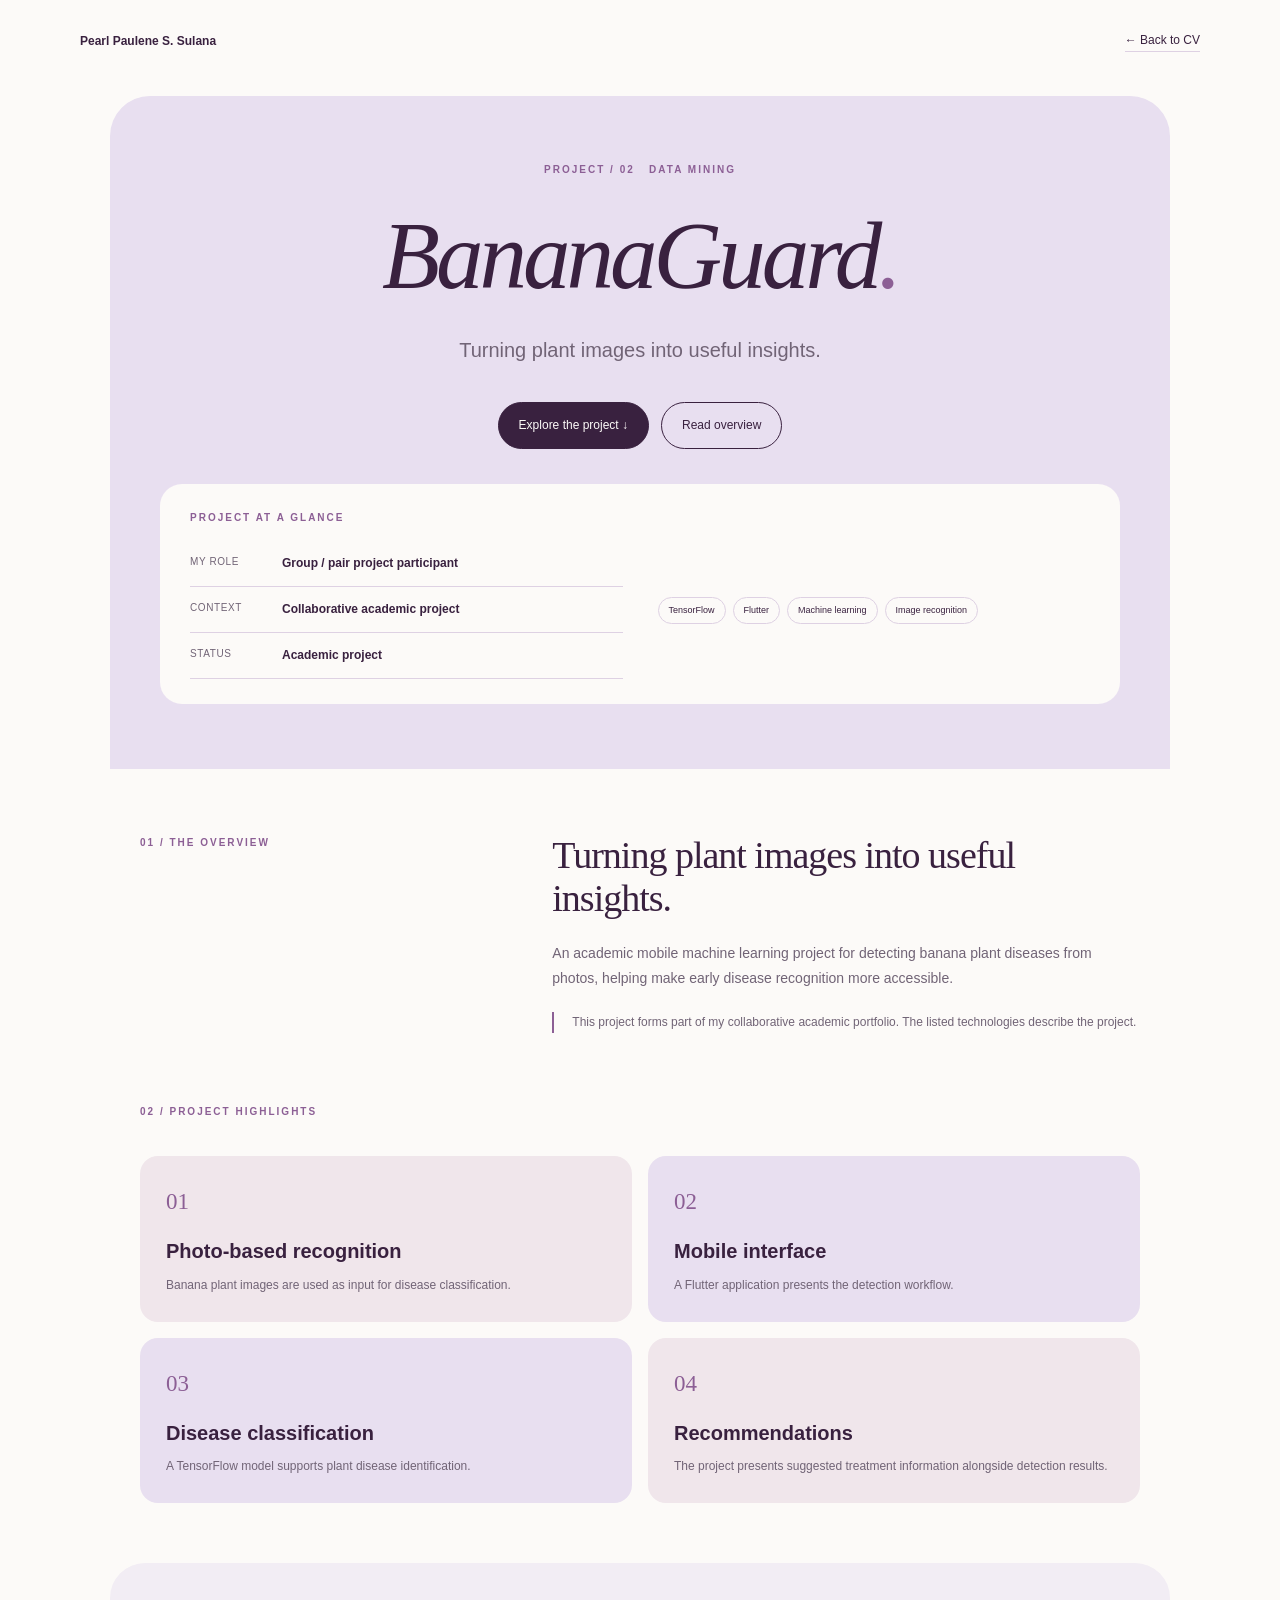
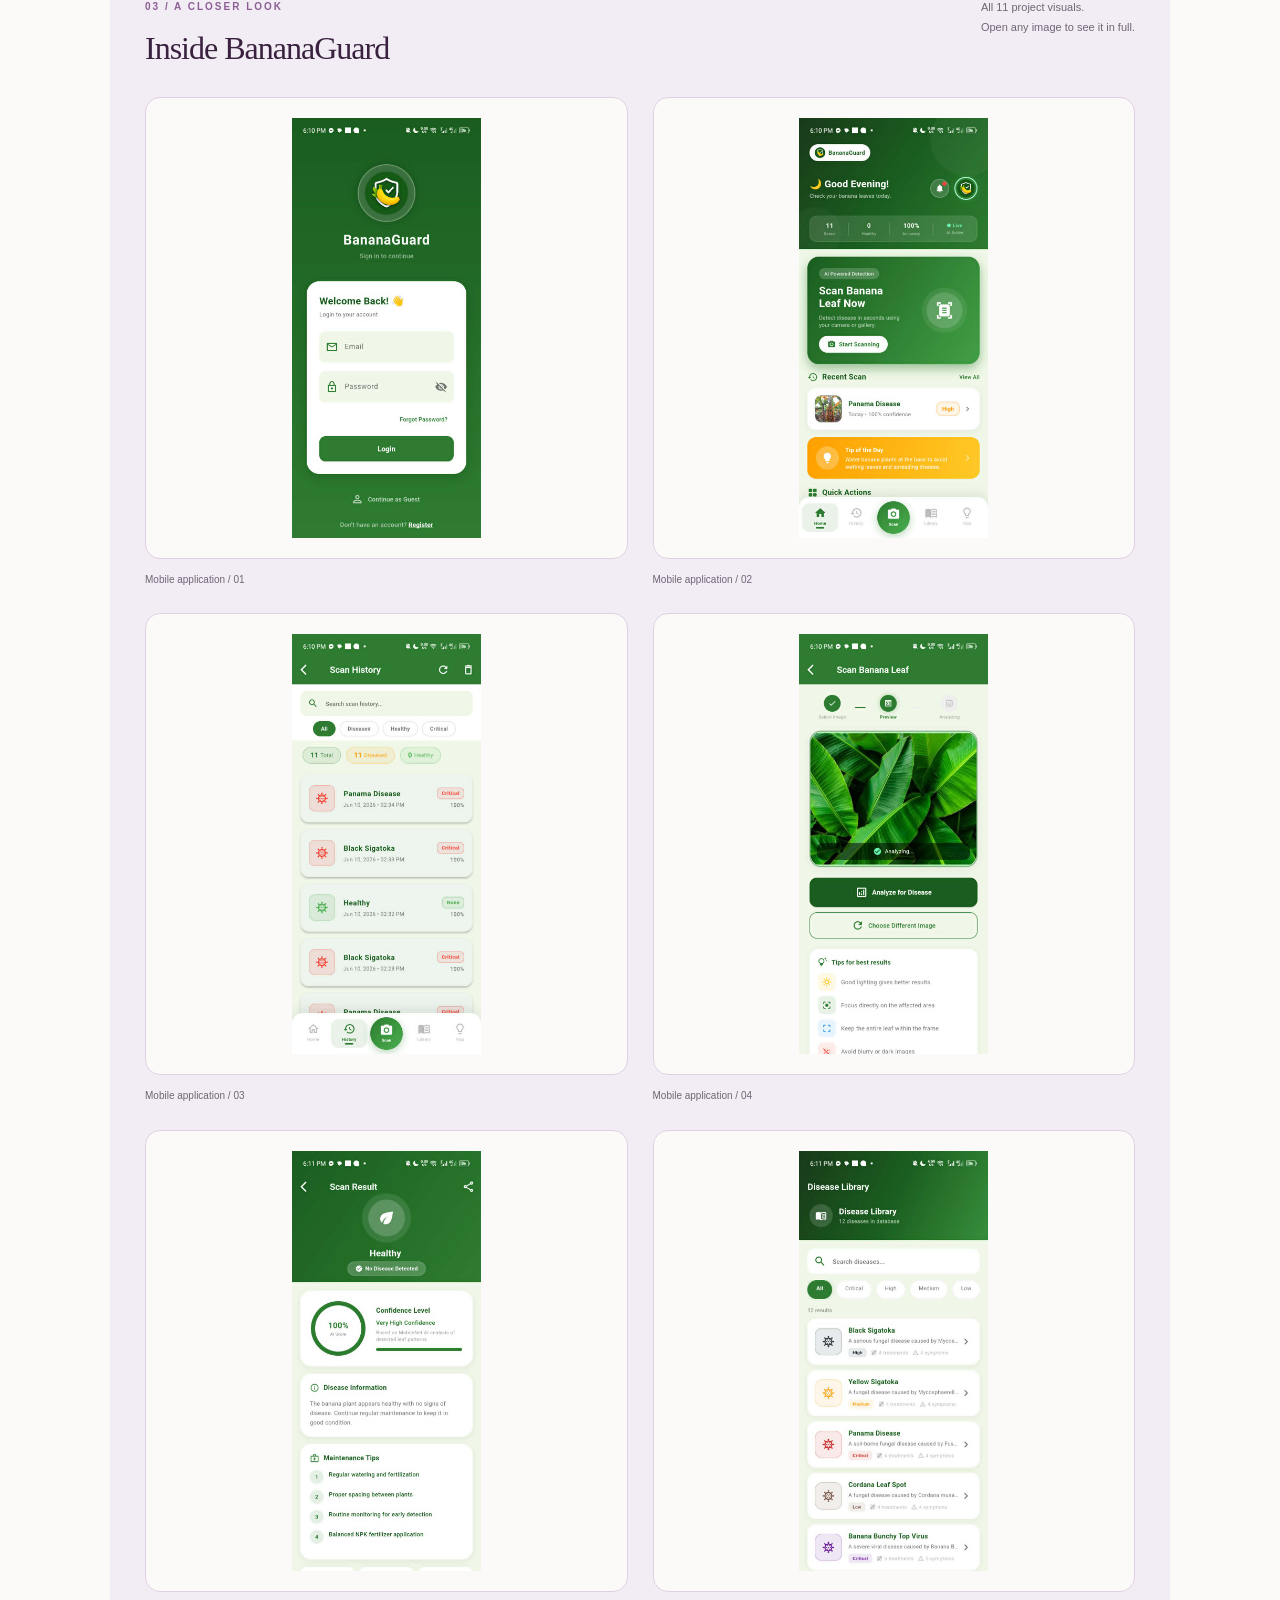
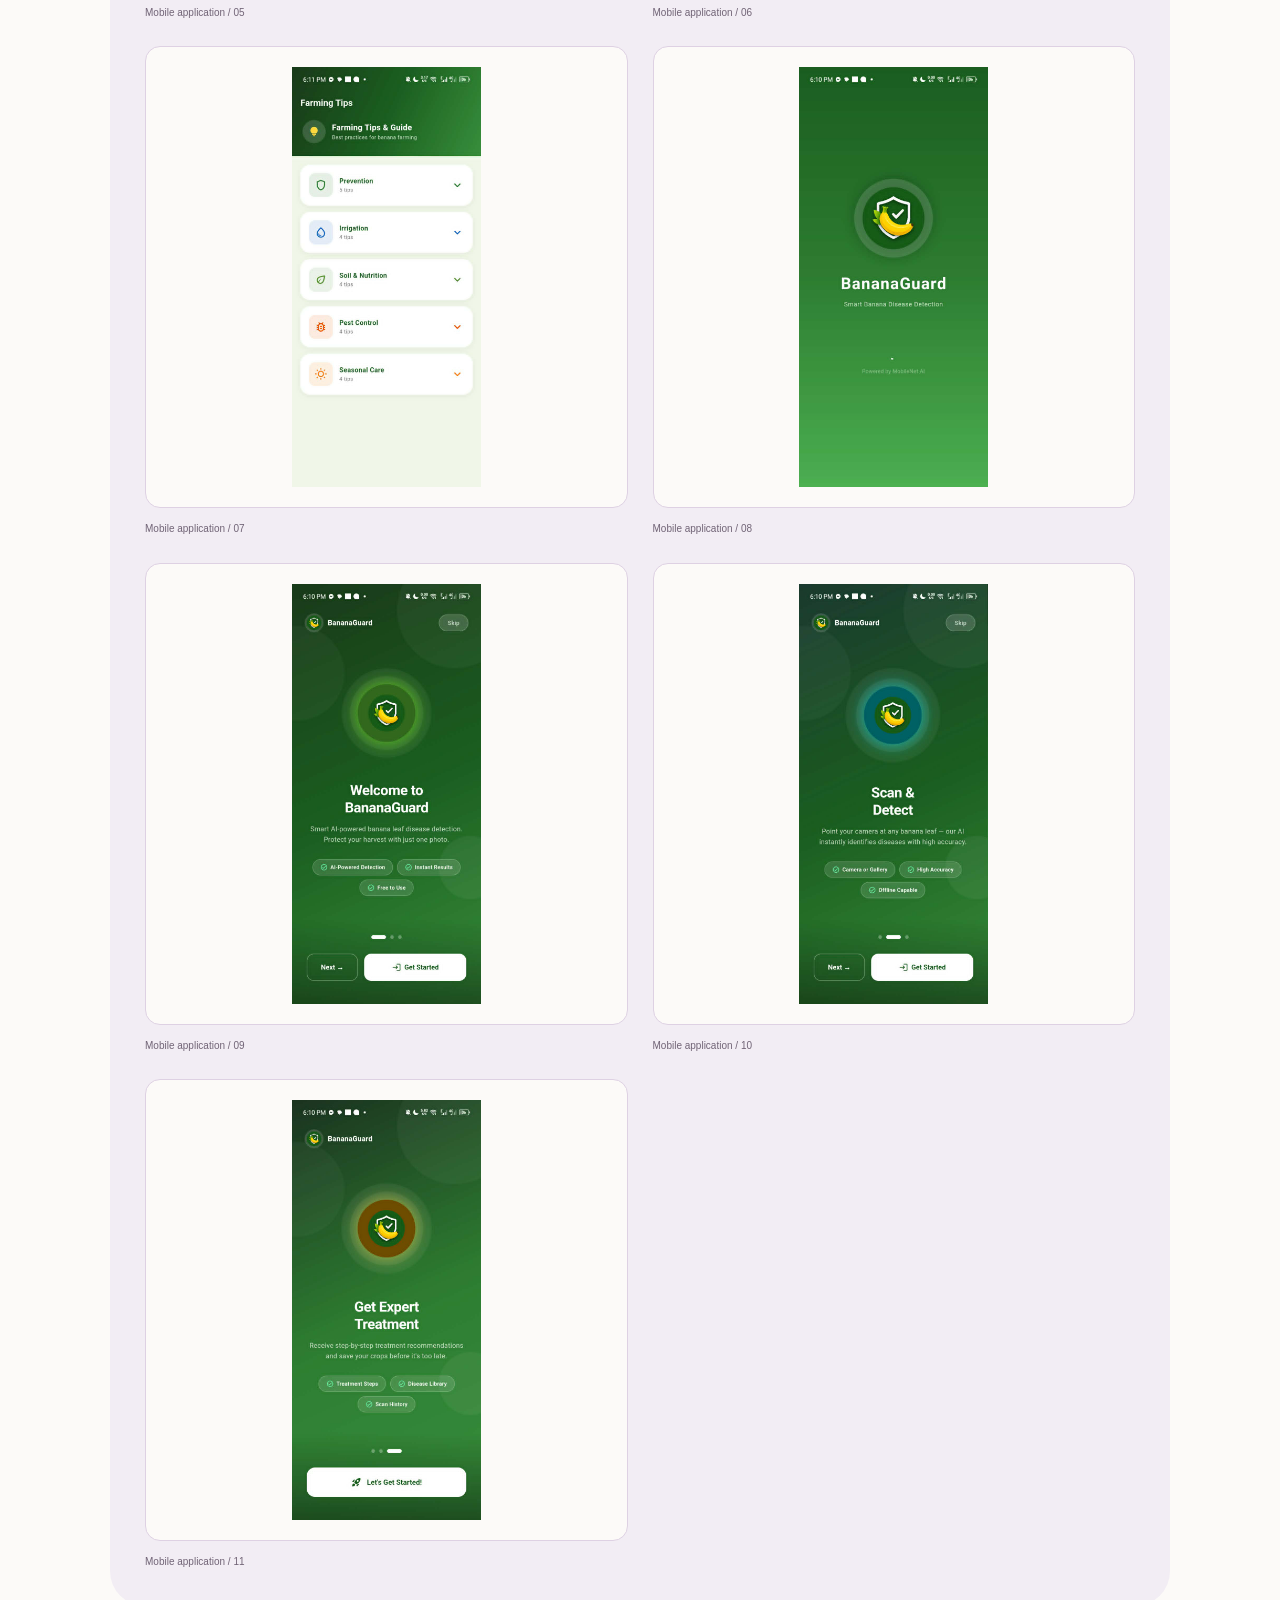
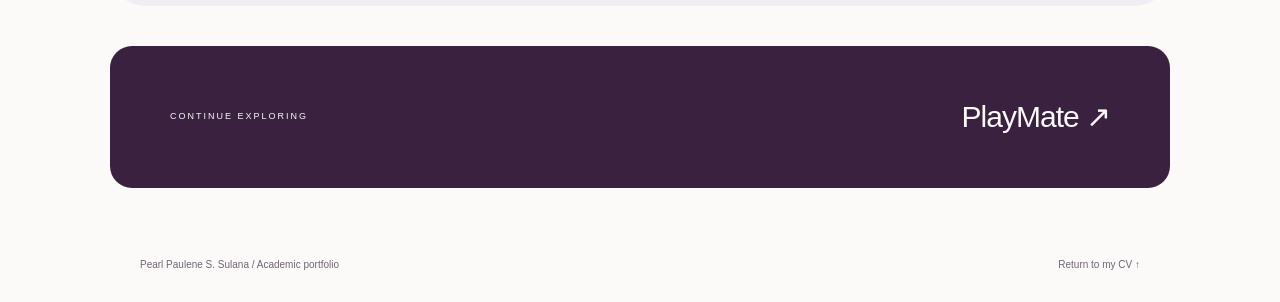
<file: data-mining.html>
<!DOCTYPE html><html lang="en"><head><meta charset="UTF-8"><meta name="viewport" content="width=device-width,initial-scale=1"><meta name="description" content="BananaGuard academic project / Pearl Paulene S. Sulana. Group / pair project participant."><title>BananaGuard | Pearl Paulene S. Sulana</title><link rel="stylesheet" href="project-details.css"></head><body class="editorial"><a class="skip" href="#main">Skip to content</a><header class="project-nav"><a class="owner" href="index.html">Pearl Paulene S. Sulana</a><a href="index.html#work">&#8592; Back to CV</a></header><main id="main"><section class="project-hero"><div class="hero-word"><p class="eyebrow">PROJECT / 02 &nbsp; DATA MINING</p><h1>BananaGuard<span>.</span></h1><p class="project-tagline">Turning plant images into useful insights.</p><div class="hero-actions"><a class="action primary" href="#screens">Explore the project &#8595;</a><a class="action secondary" href="#overview">Read overview</a></div></div><aside class="project-facts"><span class="facts-heading">PROJECT AT A GLANCE</span><dl><div><dt>My role</dt><dd>Group / pair project participant</dd></div><div><dt>Context</dt><dd>Collaborative academic project</dd></div><div><dt>Status</dt><dd>Academic project</dd></div></dl><div class="tech-tags"><span>TensorFlow</span><span>Flutter</span><span>Machine learning</span><span>Image recognition</span></div></aside></section><section class="overview section" id="overview"><div class="section-label">01 / THE OVERVIEW</div><div><h2>Turning plant images into useful insights.</h2><p>An academic mobile machine learning project for detecting banana plant diseases from photos, helping make early disease recognition more accessible.</p><p class="role-note">This project forms part of my collaborative academic portfolio. The listed technologies describe the project.</p></div></section><section class="section feature-section"><div class="section-label">02 / PROJECT HIGHLIGHTS</div><div class="feature-grid"><article><span class="feature-index">01</span><h3>Photo-based recognition</h3><p>Banana plant images are used as input for disease classification.</p></article><article><span class="feature-index">02</span><h3>Mobile interface</h3><p>A Flutter application presents the detection workflow.</p></article><article><span class="feature-index">03</span><h3>Disease classification</h3><p>A TensorFlow model supports plant disease identification.</p></article><article><span class="feature-index">04</span><h3>Recommendations</h3><p>The project presents suggested treatment information alongside detection results.</p></article></div></section><section class="section gallery-section" id="screens"><div class="gallery-heading"><div><p class="section-label">03 / A CLOSER LOOK</p><h2>Inside BananaGuard</h2></div><p>All 11 project visuals.<br>Open any image to see it in full.</p></div><div class="gallery"><figure><a href="assets/projects/datamining/screenshot1.jpg" target="_blank" rel="noopener noreferrer"><img src="assets/projects/datamining/screenshot1.jpg" alt="Mobile application / 01" loading="lazy"></a><figcaption>Mobile application / 01</figcaption></figure><figure><a href="assets/projects/datamining/screenshot2.jpg" target="_blank" rel="noopener noreferrer"><img src="assets/projects/datamining/screenshot2.jpg" alt="Mobile application / 02" loading="lazy"></a><figcaption>Mobile application / 02</figcaption></figure><figure><a href="assets/projects/datamining/screenshot3.jpg" target="_blank" rel="noopener noreferrer"><img src="assets/projects/datamining/screenshot3.jpg" alt="Mobile application / 03" loading="lazy"></a><figcaption>Mobile application / 03</figcaption></figure><figure><a href="assets/projects/datamining/screenshot4.jpg" target="_blank" rel="noopener noreferrer"><img src="assets/projects/datamining/screenshot4.jpg" alt="Mobile application / 04" loading="lazy"></a><figcaption>Mobile application / 04</figcaption></figure><figure><a href="assets/projects/datamining/screenshot5.jpg" target="_blank" rel="noopener noreferrer"><img src="assets/projects/datamining/screenshot5.jpg" alt="Mobile application / 05" loading="lazy"></a><figcaption>Mobile application / 05</figcaption></figure><figure><a href="assets/projects/datamining/screenshot6.jpg" target="_blank" rel="noopener noreferrer"><img src="assets/projects/datamining/screenshot6.jpg" alt="Mobile application / 06" loading="lazy"></a><figcaption>Mobile application / 06</figcaption></figure><figure><a href="assets/projects/datamining/screenshot7.jpg" target="_blank" rel="noopener noreferrer"><img src="assets/projects/datamining/screenshot7.jpg" alt="Mobile application / 07" loading="lazy"></a><figcaption>Mobile application / 07</figcaption></figure><figure><a href="assets/projects/datamining/screenshot8.jpg" target="_blank" rel="noopener noreferrer"><img src="assets/projects/datamining/screenshot8.jpg" alt="Mobile application / 08" loading="lazy"></a><figcaption>Mobile application / 08</figcaption></figure><figure><a href="assets/projects/datamining/screenshot9.jpg" target="_blank" rel="noopener noreferrer"><img src="assets/projects/datamining/screenshot9.jpg" alt="Mobile application / 09" loading="lazy"></a><figcaption>Mobile application / 09</figcaption></figure><figure><a href="assets/projects/datamining/screenshot10.jpg" target="_blank" rel="noopener noreferrer"><img src="assets/projects/datamining/screenshot10.jpg" alt="Mobile application / 10" loading="lazy"></a><figcaption>Mobile application / 10</figcaption></figure><figure><a href="assets/projects/datamining/screenshot11.jpg" target="_blank" rel="noopener noreferrer"><img src="assets/projects/datamining/screenshot11.jpg" alt="Mobile application / 11" loading="lazy"></a><figcaption>Mobile application / 11</figcaption></figure></div></section><section class="next-project"><span>CONTINUE EXPLORING</span><a href="hci-techno.html">PlayMate &#8599;</a></section></main><footer><span>Pearl Paulene S. Sulana / Academic portfolio</span><a href="index.html">Return to my CV &#8593;</a></footer></body></html>
</file>
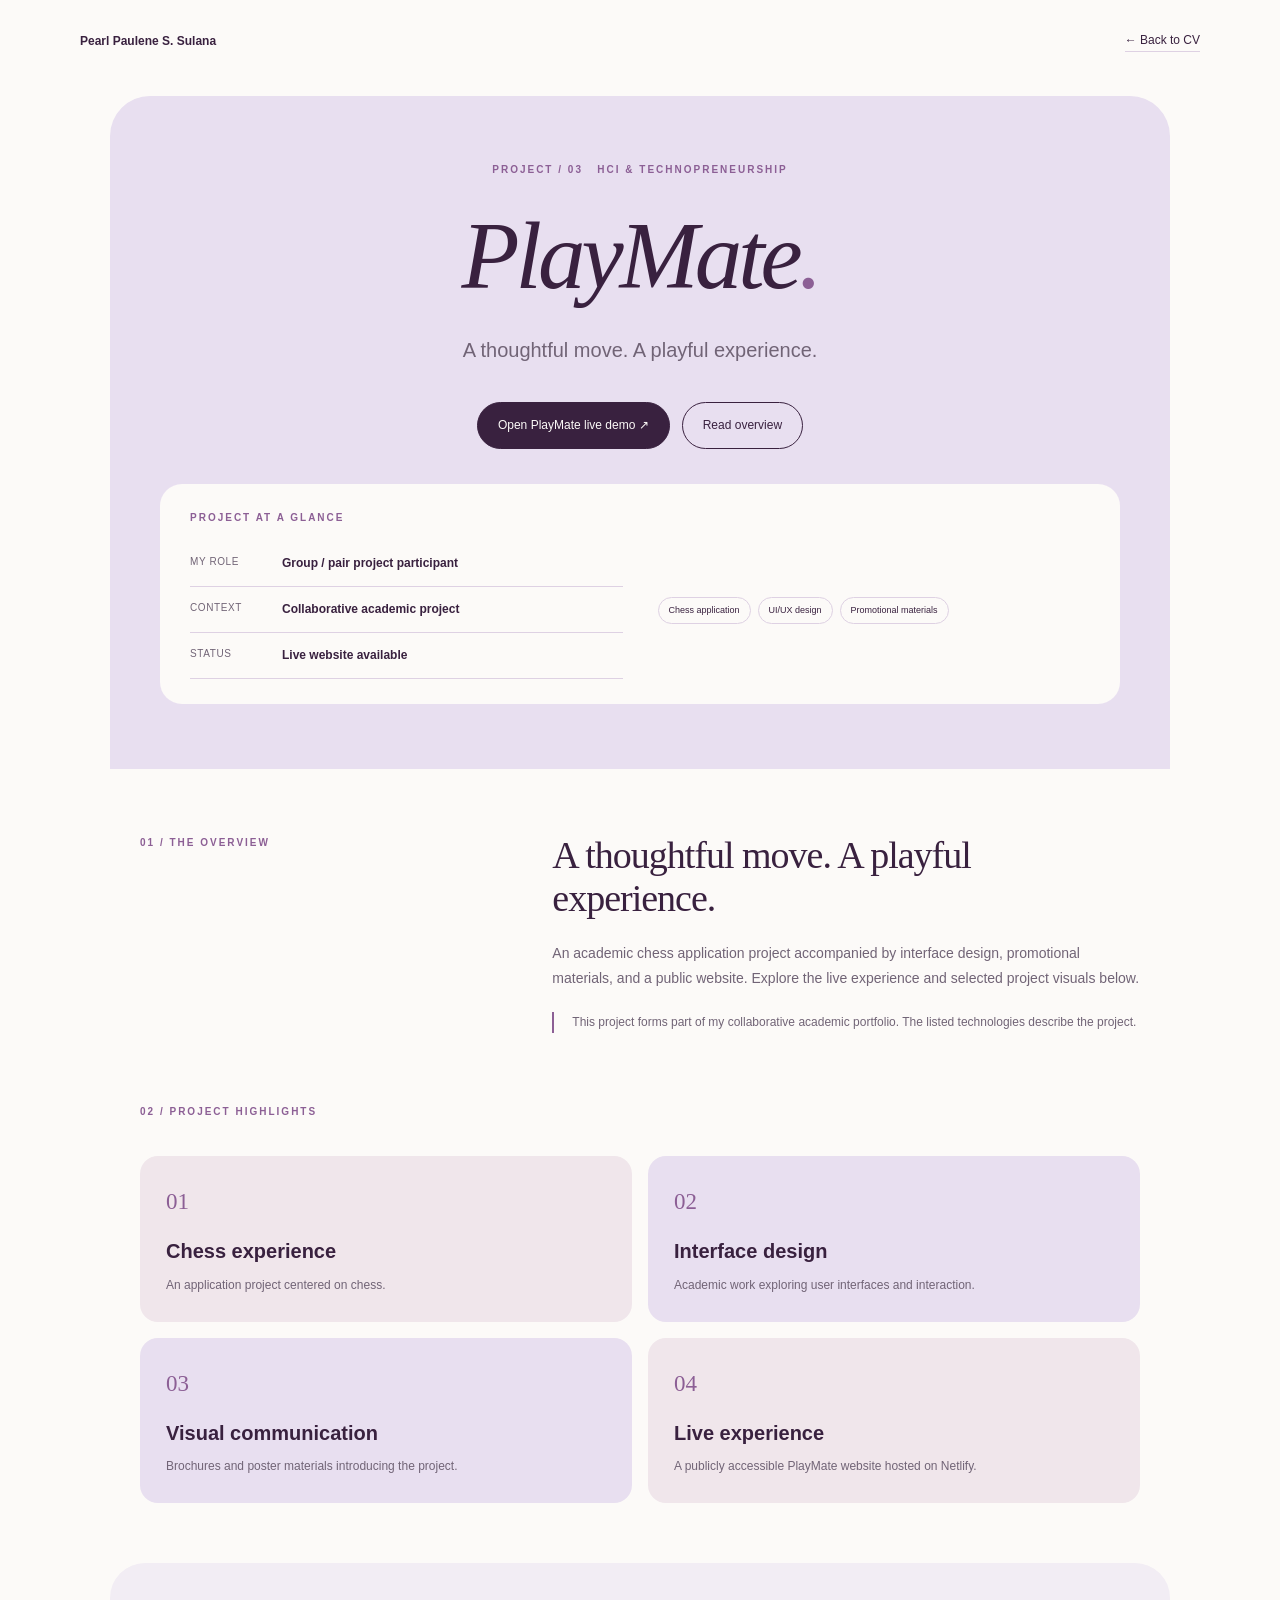
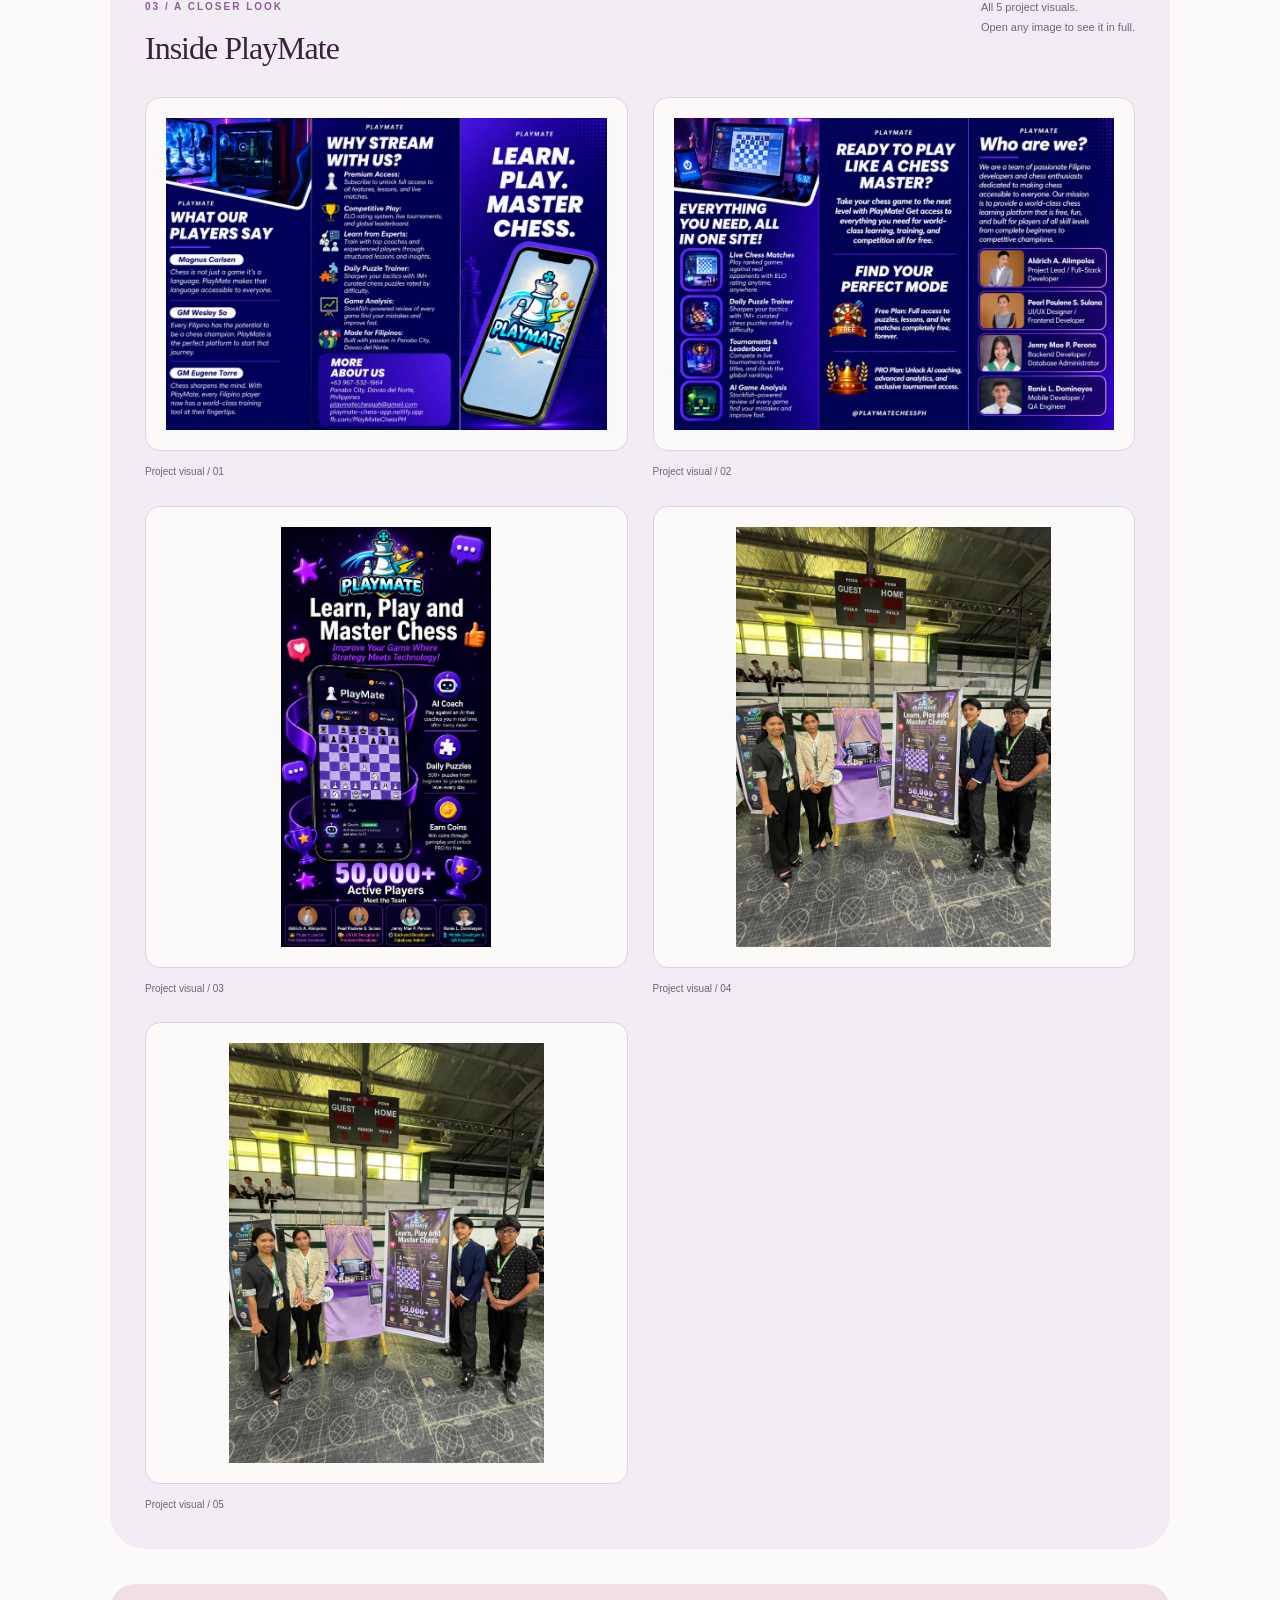
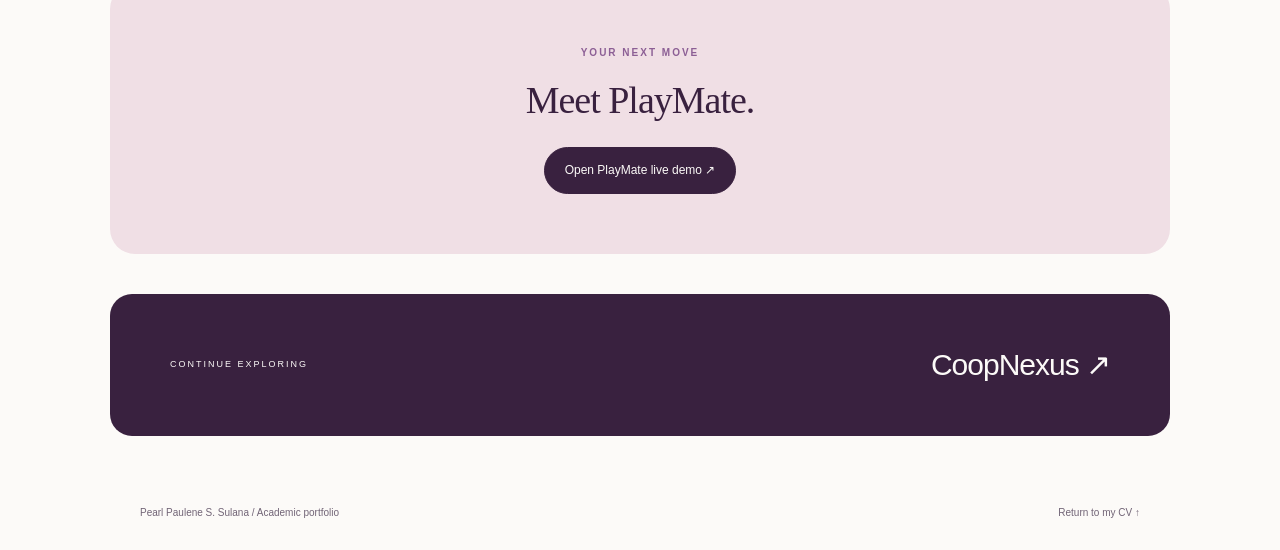
<file: hci-techno.html>
<!DOCTYPE html><html lang="en"><head><meta charset="UTF-8"><meta name="viewport" content="width=device-width,initial-scale=1"><meta name="description" content="PlayMate academic project / Pearl Paulene S. Sulana. Group / pair project participant."><title>PlayMate | Pearl Paulene S. Sulana</title><link rel="stylesheet" href="project-details.css"></head><body class="editorial"><a class="skip" href="#main">Skip to content</a><header class="project-nav"><a class="owner" href="index.html">Pearl Paulene S. Sulana</a><a href="index.html#work">&#8592; Back to CV</a></header><main id="main"><section class="project-hero"><div class="hero-word"><p class="eyebrow">PROJECT / 03 &nbsp; HCI &amp; TECHNOPRENEURSHIP</p><h1>PlayMate<span>.</span></h1><p class="project-tagline">A thoughtful move. A playful experience.</p><div class="hero-actions"><a class="action primary" href="https://playmate-chess.netlify.app/" target="_blank" rel="noopener noreferrer">Open PlayMate live demo &#8599;</a><a class="action secondary" href="#overview">Read overview</a></div></div><aside class="project-facts"><span class="facts-heading">PROJECT AT A GLANCE</span><dl><div><dt>My role</dt><dd>Group / pair project participant</dd></div><div><dt>Context</dt><dd>Collaborative academic project</dd></div><div><dt>Status</dt><dd>Live website available</dd></div></dl><div class="tech-tags"><span>Chess application</span><span>UI/UX design</span><span>Promotional materials</span></div></aside></section><section class="overview section" id="overview"><div class="section-label">01 / THE OVERVIEW</div><div><h2>A thoughtful move. A playful experience.</h2><p>An academic chess application project accompanied by interface design, promotional materials, and a public website. Explore the live experience and selected project visuals below.</p><p class="role-note">This project forms part of my collaborative academic portfolio. The listed technologies describe the project.</p></div></section><section class="section feature-section"><div class="section-label">02 / PROJECT HIGHLIGHTS</div><div class="feature-grid"><article><span class="feature-index">01</span><h3>Chess experience</h3><p>An application project centered on chess.</p></article><article><span class="feature-index">02</span><h3>Interface design</h3><p>Academic work exploring user interfaces and interaction.</p></article><article><span class="feature-index">03</span><h3>Visual communication</h3><p>Brochures and poster materials introducing the project.</p></article><article><span class="feature-index">04</span><h3>Live experience</h3><p>A publicly accessible PlayMate website hosted on Netlify.</p></article></div></section><section class="section gallery-section" id="screens"><div class="gallery-heading"><div><p class="section-label">03 / A CLOSER LOOK</p><h2>Inside PlayMate</h2></div><p>All 5 project visuals.<br>Open any image to see it in full.</p></div><div class="gallery"><figure><a href="assets/projects/hci-brochure.png" target="_blank" rel="noopener noreferrer"><img src="assets/projects/hci-brochure.png" alt="Project visual / 01" loading="lazy"></a><figcaption>Project visual / 01</figcaption></figure><figure><a href="assets/projects/techno-brochure.png" target="_blank" rel="noopener noreferrer"><img src="assets/projects/techno-brochure.png" alt="Project visual / 02" loading="lazy"></a><figcaption>Project visual / 02</figcaption></figure><figure><a href="assets/projects/playmate-poster.png" target="_blank" rel="noopener noreferrer"><img src="assets/projects/playmate-poster.png" alt="Project visual / 03" loading="lazy"></a><figcaption>Project visual / 03</figcaption></figure><figure><a href="assets/projects/playmate-check1.jpg" target="_blank" rel="noopener noreferrer"><img src="assets/projects/playmate-check1.jpg" alt="Project visual / 04" loading="lazy"></a><figcaption>Project visual / 04</figcaption></figure><figure><a href="assets/projects/playmate-check2.jpg" target="_blank" rel="noopener noreferrer"><img src="assets/projects/playmate-check2.jpg" alt="Project visual / 05" loading="lazy"></a><figcaption>Project visual / 05</figcaption></figure></div></section><section class="demo-section"><p class="eyebrow">YOUR NEXT MOVE</p><h2>Meet PlayMate.</h2><a class="action primary" href="https://playmate-chess.netlify.app/" target="_blank" rel="noopener noreferrer">Open PlayMate live demo &#8599;</a></section><section class="next-project"><span>CONTINUE EXPLORING</span><a href="capstone.html">CoopNexus &#8599;</a></section></main><footer><span>Pearl Paulene S. Sulana / Academic portfolio</span><a href="index.html">Return to my CV &#8593;</a></footer></body></html>
</file>
<file: styles.css>
:root{--paper:#fcfaf8;--ink:#39213f;--muted:#716476;--plum:#5d3864;--lilac:#e8dff0;--rose:#f2dfdd;--line:#e2d9e4;--side:245px}*{box-sizing:border-box}html{scroll-behavior:smooth;scroll-padding-top:24px}body{margin:0;background:var(--paper);color:var(--ink);font:15px/1.75 'Segoe UI',Arial,sans-serif}a{color:inherit;text-decoration:none}button{font:inherit;cursor:pointer}h1,h2,h3,p{margin:0}h1,h2,h3{line-height:1.1}p{color:var(--muted)}a:focus-visible,button:focus-visible{outline:3px solid #a06139;outline-offset:5px}::selection{background:#dcc3e6}.sidebar{position:fixed;inset:0 auto 0 0;width:var(--side);padding:42px 28px 28px;border-right:1px solid var(--line);display:flex;flex-direction:column;background:var(--paper);z-index:20}.wordmark{font-size:32px;letter-spacing:-1.7px;font-weight:800;line-height:1.05}.wordmark span{display:block;color:#926c98}.sidebar-caption{font-size:9px;letter-spacing:1.5px;margin-top:22px;line-height:1.8}nav{display:grid;gap:7px;margin-top:48px}nav a{font-size:12px;padding:10px 0;transition:color .2s,transform .2s}nav a span{font-size:9px;color:#987ba0;display:inline-block;width:24px}nav a:hover,nav a[aria-current]{color:#9b527e;transform:translateX(4px)}.sidebar-bottom{margin-top:auto;font-size:10px;color:var(--muted);padding-top:25px}.sidebar-bottom a{display:block;font-size:12px;font-weight:600;color:var(--ink);margin-bottom:15px}.sidebar-bottom p{margin-bottom:6px}.small-dot{display:inline-block;width:5px;height:5px;border-radius:50%;background:#9a6d93;margin-right:5px}.menu-toggle{display:none}main{margin-left:var(--side)}.hero{background:var(--lilac);padding:25px 54px 0;overflow:hidden}.hero-top{display:flex;justify-content:space-between;gap:20px;align-items:center;font-size:9px;letter-spacing:1.5px;border-bottom:1px solid #39213f25;padding-bottom:20px}.hero-top button{font-size:10px;letter-spacing:0;background:none;border:0;border-bottom:1px solid #39213f60;padding:4px 0;color:var(--ink)}.hero-layout{display:grid;grid-template-columns:1.3fr 1fr;gap:15px;padding-block:60px 55px;align-items:center}.label{font-size:9px;font-weight:600;letter-spacing:1.8px;display:block}.hero .label{margin-bottom:16px}h1{font-size:clamp(64px,7.6vw,112px);letter-spacing:-7px;font-weight:500;line-height:.95}.name-dot{color:#a7778f}.full-name{font-size:10px;letter-spacing:2px;color:var(--ink);margin-top:24px}.hero-intro{font-size:16px;margin-top:22px}.pill-button{display:inline-flex;align-items:center;gap:30px;padding:13px 23px;border-radius:40px;font-size:12px;font-weight:600;transition:transform .2s,box-shadow .2s;margin-top:25px}.pill-button:hover{transform:translateY(-3px);box-shadow:0 8px 18px #39213f18}.dark{background:var(--ink);color:#fff}.identity-art{position:relative;min-height:355px;display:flex;align-items:center;justify-content:center}.initials{width:210px;height:270px;background:#c9b3d3;border-radius:110px 110px 8px 8px;display:grid;place-items:center;font:85px Georgia,serif;position:relative;transform:rotate(7deg)}.initials>span{position:absolute;right:-22px;top:-35px;font-size:90px;color:#a9768d}.orbit{position:absolute;width:285px;height:285px;border:1px solid #96779d70;border-radius:50%;transform:rotate(-20deg) scaleY(.83)}.photo-note{position:absolute;bottom:20px;left:50%;transform:translateX(-50%);font-size:8px;letter-spacing:1px;white-space:nowrap}.student-note{position:absolute;bottom:-3px;right:-10px;transform:rotate(-7deg);background:#fcfaf8;padding:17px 22px;box-shadow:0 8px 20px #39213f10;border:1px solid var(--line)}.student-note>span{font-size:10px;color:var(--muted)}.student-note strong{display:block;font-size:22px;font-weight:600}.student-note p{font-size:9px;line-height:1.4}.hero-footer{display:flex;justify-content:space-between;gap:15px;border-top:1px solid #39213f25;padding:19px 0;font-size:9px}.hero-footer>a{font-size:8px;letter-spacing:1px}.section{padding:65px 54px}.section-kicker{display:flex;justify-content:space-between;align-items:center;font-size:9px;letter-spacing:1.6px;color:var(--plum);margin-bottom:35px}.section-kicker>span:last-child{font-size:23px;line-height:1}h2{font-size:clamp(30px,3vw,44px);letter-spacing:-1.8px;font-weight:500}h2>span{color:#96729c}h3{font-size:23px;letter-spacing:-.6px;font-weight:500}.about-layout{display:grid;grid-template-columns:1fr 1fr;gap:35px}.body-copy{font-size:13px}.body-copy p+p{margin-top:17px}.objective-panel{background:#f2edf4;border-radius:0 24px 24px 24px;padding:26px 30px;margin-top:32px;display:grid;grid-template-columns:150px 1fr;gap:20px}.objective-panel p{font-size:12px}.info-row{display:grid;grid-template-columns:1fr 1fr 1fr;gap:25px;padding-top:24px;margin:28px 0 0;border-top:1px solid var(--line)}dt{font-size:9px;text-transform:uppercase;letter-spacing:1px;color:var(--muted);margin-bottom:6px}dd{margin:0;font-size:11px;font-weight:600}.expertise{background:#f2edef}.section-title{display:flex;justify-content:space-between;align-items:end;gap:25px;margin-bottom:32px}.section-title>p{font-size:11px}.expertise-grid{display:grid;grid-template-columns:repeat(3,1fr);gap:16px}.expertise-card{background:var(--paper);padding:26px 22px;border-radius:22px 22px 4px 4px;border:1px solid #e6dce5;transition:transform .25s}.expertise-card:nth-child(2){background:#e7ddec}.expertise-card:nth-child(3){background:#f0dedb}.expertise-card:hover{transform:translateY(-7px)}.skill-number{display:block;border:1px solid #a388a8;border-radius:50%;width:29px;height:29px;text-align:center;line-height:27px;font-size:9px;margin-bottom:38px}.expertise-card h3{font-size:27px;margin-bottom:19px}.expertise-card p{font-size:11px;min-height:60px}.expertise-card ul{list-style:none;padding:15px 0 0;margin:20px 0 0;border-top:1px solid #39213f20}.expertise-card li{font-size:10px;margin-bottom:8px}.expertise-card li:before{content:'+';margin-right:8px;color:#8c6494}.education-layout{display:grid;grid-template-columns:1fr 1.2fr;gap:45px}.education-intro{font-size:12px;margin-top:20px;max-width:230px}.timeline{border-left:1px solid #c8b3cc;padding-left:30px}.timeline article{position:relative;padding-bottom:38px}.timeline article:last-child{padding-bottom:0}.timeline-dot{position:absolute;width:9px;height:9px;background:var(--plum);border-radius:50%;left:-35px;top:5px;box-shadow:0 0 0 5px var(--paper)}.timeline h3{margin:13px 0 10px;font-size:23px}.timeline p{font-size:11px}.timeline .label{font-size:8px;color:var(--plum)}.timeline .school{font-weight:600;color:var(--ink)}.outline-tag{font-size:8px;border:1px solid var(--line);border-radius:20px;padding:5px 10px;display:inline-block;margin-top:14px}.work{background:#eee7f2}.underlined{font-size:11px;text-decoration:underline;text-underline-offset:5px}.project{display:grid;grid-template-columns:1.1fr 1fr;border-radius:24px;overflow:hidden;background:var(--paper)}.project-art{position:relative;display:grid;place-items:center;background:#c9b4d2;padding:35px;min-height:345px}.document-art{background:#fcfaf8;padding:25px;width:100%;max-width:250px;transform:rotate(-7deg);position:relative;box-shadow:10px 13px 0 #ae93b8;transition:transform .3s}.project:hover .document-art{transform:rotate(-2deg)}.document-art>span:first-child{font-size:5px;letter-spacing:1px}.document-art strong{display:block;font-size:35px;font-weight:500;line-height:1.1;letter-spacing:-1.6px;margin-top:25px}.document-art strong span{color:#9f6b8d}.document-rule{height:1px;background:var(--line);margin-block:20px}.document-columns{display:flex;gap:8px}.document-columns i{display:block;width:45px;height:40px;border-radius:5px;background:var(--lilac)}.document-columns i:nth-child(2){background:var(--rose)}.document-star{position:absolute;right:-17px;top:32px;color:var(--plum);font-size:55px}.project-index{position:absolute;bottom:15px;font-size:7px;letter-spacing:2px}.project-details{padding:35px}.project-details h3{font-size:33px;margin:20px 0}.project-details>p{font-size:12px}.tags{display:flex;flex-wrap:wrap;gap:7px;margin-top:20px}.tags>span{border:1px solid var(--line);border-radius:20px;font-size:8px;padding:4px 11px}.project-actions{display:flex;gap:20px;flex-wrap:wrap;margin-top:25px;font-size:10px;font-weight:600}.project-actions a:hover{text-decoration:underline}.growth-grid{display:grid;grid-template-columns:1fr 1fr;gap:25px;margin-top:35px}.growth-grid article{padding-top:22px;border-top:1px solid var(--line)}.growth-grid h3{font-size:20px;margin:18px 0 13px}.growth-grid p{font-size:12px}.growth-grid a{display:inline-block;margin-top:18px}.interests{padding:23px 25px;background:#f4edf0;margin-top:32px;border-radius:10px}.interests p{font-size:11px;margin-top:9px}.contact{background:var(--ink);color:var(--paper);border-radius:45px 0 0 0}.contact .section-kicker{color:#d3b8da}.contact h2{font-size:clamp(38px,4.5vw,65px);letter-spacing:-2.5px}.contact em{font-family:Georgia,serif;color:#d8b9d2;font-weight:400}.contact-intro{font-size:12px;color:#d1becf;max-width:400px;margin-top:25px}.light{background:#f1e4eb;color:var(--ink)}.contact-grid{display:grid;grid-template-columns:1fr 1fr;gap:24px 35px;margin-top:45px}.contact-grid>div{border-top:1px solid #ffffff30;padding-top:15px;min-width:0}.contact-grid .label{color:#c8adc9;font-size:8px;margin-bottom:8px}.contact-grid a{display:block;font-size:12px;overflow-wrap:anywhere}.contact-grid a:hover{text-decoration:underline}footer{display:flex;justify-content:space-between;gap:18px;padding:22px 54px;font-size:9px;color:var(--muted)}footer>span:nth-child(2){font-size:8px;letter-spacing:1px}.skip{position:fixed;top:-100px;left:20px;background:var(--ink);color:white;padding:10px;z-index:30}.skip:focus{top:10px}.reveal{opacity:0;transform:translateY(18px);transition:opacity .6s,transform .6s}.reveal.visible{opacity:1;transform:none}
@media(min-width:1001px){.hero-layout{animation:arrive .7s ease both}@keyframes arrive{from{opacity:0;transform:translateY(12px)}to{opacity:1;transform:none}}}
@media(max-width:1150px){:root{--side:210px}.sidebar{padding-inline:22px}.hero,.section{padding-inline:35px}h1{font-size:82px}.initials{width:170px;height:230px}.orbit{width:220px;height:220px}.student-note{right:-15px}.expertise-card{padding:22px 15px}.project-art{padding:25px}.project-details{padding:27px}.about-layout{gap:25px}footer{padding-inline:35px}}
@media(max-width:900px){:root{--side:0px}.sidebar{position:sticky;top:0;width:100%;padding:14px 24px;flex-direction:row;align-items:center;justify-content:space-between;flex-wrap:wrap;border-right:0;border-bottom:1px solid var(--line)}.wordmark{font-size:21px;letter-spacing:-1px}.wordmark span{display:inline;margin-left:4px}.sidebar-caption,.sidebar-bottom{display:none}nav{width:100%;display:flex;flex-wrap:wrap;gap:8px 20px;margin-top:15px}nav a{font-size:10px}.js nav{display:none}.js nav.open{display:flex}.js .menu-toggle{display:flex;gap:20px;align-items:center;background:transparent;border:1px solid var(--line);border-radius:20px;color:var(--ink);padding:6px 14px;font-size:11px}html{scroll-padding-top:90px}main{margin-left:0}.hero-layout{gap:35px}h1{font-size:clamp(70px,11vw,105px)}.initials{width:210px;height:270px}.orbit{width:270px;height:270px}.student-note{right:0}.hero,.section{padding-inline:35px}.hero-layout{padding-block:45px}.section{padding-block:50px}.contact{border-radius:30px 0 0 0}footer{padding-inline:35px}}
@media(max-width:600px){.sidebar{padding:13px 20px}.hero{padding:20px 22px 0}.hero-top{font-size:7px;letter-spacing:.7px}.hero-top button{font-size:9px}.hero-layout{grid-template-columns:1fr;gap:10px;padding-block:35px 25px}h1{font-size:clamp(68px,17vw,100px);letter-spacing:-4.5px}.full-name{font-size:8px;letter-spacing:1.8px}.hero-intro{font-size:15px}.identity-art{min-height:295px;max-width:330px;width:100%;justify-self:center;margin-top:10px}.initials{width:170px;height:220px;font-size:70px}.initials>span{font-size:70px;top:-25px}.orbit{width:240px;height:240px}.photo-note{bottom:10px;left:40%}.student-note{bottom:0;right:0;padding:12px 18px}.hero-footer{flex-wrap:wrap;justify-content:center;font-size:8px;gap:8px 15px}.hero-footer a{width:100%;text-align:center;margin-top:5px}.section{padding:40px 22px}.section-kicker{margin-bottom:26px;font-size:8px}h2{font-size:33px;letter-spacing:-1.3px}.about-layout,.education-layout,.project,.growth-grid{grid-template-columns:1fr}.about-layout{gap:22px}.objective-panel{grid-template-columns:1fr;padding:22px;gap:10px}.info-row{grid-template-columns:1fr;gap:17px}.section-title{align-items:start;flex-direction:column;gap:18px}.expertise-grid{grid-template-columns:1fr}.expertise-card{padding:25px;border-radius:18px;position:relative}.skill-number{margin-bottom:20px}.expertise-card h3{font-size:29px}.expertise-card h3 br{display:none}.expertise-card p{min-height:auto}.expertise-card ul{display:flex;flex-wrap:wrap;gap:0 18px;margin-top:15px}.education-layout{gap:30px}.education-intro{max-width:100%}.timeline{margin-left:5px;padding-left:24px}.timeline-dot{left:-29px}.timeline h3{font-size:22px}.project-art{min-height:320px}.project-details{padding:26px}.project-details h3 br{display:none}.growth-grid{gap:30px}.contact h2{font-size:39px;letter-spacing:-1.7px}.contact-grid{grid-template-columns:1fr;gap:22px}.contact-grid a{font-size:12px}footer{padding:22px;flex-wrap:wrap;justify-content:center}footer>span:first-child{width:100%;text-align:center}}
@media(prefers-reduced-motion:reduce){html{scroll-behavior:auto}*,*:before,*:after{animation:none!important;transition:none!important}.reveal{opacity:1;transform:none}}
@media print{@page{margin:14mm}body{font-size:10pt;background:white;color:#111}.sidebar,.hero-top,.hero-footer,.pill-button,.skip,.project-art,footer>a{display:none}main{margin:0}.hero{background:white;padding:0 0 15px}.hero-layout{padding:0;grid-template-columns:1fr 1fr}.hero h1{font-size:40pt;letter-spacing:-3px}.identity-art{min-height:150px}.initials{height:120px;width:100px;font-size:40px}.initials>span{font-size:40px;right:-10px;top:-10px}.orbit{height:140px;width:170px}.student-note{padding:8px;right:0;bottom:0}.student-note strong{font-size:16px}.photo-note{font-size:5px;bottom:0}.hero-intro{font-size:10pt}.full-name{margin-top:12px}.section{padding:18px 0;background:white;color:#111}.section-kicker{margin-bottom:14px}h2,.contact h2{font-size:23pt;letter-spacing:-1px}.about-layout{gap:20px}.body-copy,.objective-panel p,.growth-grid p,.project-details>p{font-size:9pt}.objective-panel{padding:15px;margin-top:15px}.info-row{margin-top:15px;padding-top:15px}.expertise-card{padding:15px}.skill-number{margin-bottom:12px}.expertise-card h3{font-size:17pt}.expertise-card p{min-height:0}.expertise-card ul{margin-top:12px}.section-title{margin-bottom:20px}.education-layout{gap:20px}.timeline article{padding-bottom:20px}.project{display:block;border:1px solid var(--line)}.project-details{padding:18px}.project-details h3{font-size:21pt;margin:12px 0}.growth-grid{margin-top:20px}.contact{border-radius:0}.contact-intro,.contact .section-kicker,.contact em,.contact-grid .label{color:#555}.contact-grid{margin-top:20px}.contact-grid>div{border-color:#ddd}.reveal{opacity:1;transform:none}article,.objective-panel{break-inside:avoid}footer{padding:15px 0}}

.certificate-preview{display:block;margin-top:18px;border:1px solid var(--line);border-radius:12px;overflow:hidden;background:white}.certificate-preview img{display:block;width:100%;height:auto;transition:transform .25s}.certificate-preview:hover img{transform:scale(1.025)}.certificate-date{margin-top:12px}@media print{.certificate-preview{max-width:260px}}

.collaborative-work{margin-top:35px}.collaboration-heading{margin-bottom:22px}.collaboration-heading p{font-size:11px;margin-top:8px}.collaboration-grid{display:grid;grid-template-columns:1fr 1fr;gap:18px}.collaboration-card{padding:26px;background:var(--paper);border:1px solid var(--line);border-radius:18px}.collaboration-card:first-child{grid-column:1 / -1;background:#e1d3e8}.collaboration-card h3{margin:15px 0}.collaboration-card p{font-size:12px}.collaboration-card .underlined{display:inline-block;margin-top:22px}.project-role{margin-top:15px;color:var(--ink)}.portfolio-link{display:inline-block;margin-top:25px}@media(max-width:600px){.collaboration-grid{grid-template-columns:1fr}.collaboration-card{padding:23px}}@media print{.collaboration-card{padding:15px}.collaboration-card h3{font-size:17pt}.collaboration-card p{font-size:9pt}.collaboration-card{break-inside:avoid}}

.portrait-frame{width:245px;height:335px;border-radius:130px 130px 12px 12px;overflow:hidden;position:relative;transform:rotate(4deg);box-shadow:0 14px 35px #39213f20;background:#b27b4d}.pearl-photo{display:block;width:100%;height:100%;object-fit:cover;object-position:50% 18%}.identity-art .student-note{z-index:2}@media(max-width:1150px) and (min-width:901px){.portrait-frame{width:195px;height:290px}}@media(max-width:600px){.identity-art{min-height:350px}.portrait-frame{width:230px;height:320px}}@media print{.portrait-frame{width:110px;height:150px;transform:none;box-shadow:none}}
</file>
<file: project-details.css>
*{box-sizing:border-box}html{scroll-behavior:smooth;scroll-padding-top:30px}body{margin:0;font:15px/1.75 'Segoe UI',Arial,sans-serif;background:var(--paper);color:var(--ink)}.developer{--paper:#fafbf7;--ink:#172b25;--muted:#5c6861;--surface:#e8eee2;--line:#d4ddcd;--accent:#496849}.editorial{--paper:#fcfaf8;--ink:#39213f;--muted:#716476;--surface:#e8dff0;--line:#ded1e3;--accent:#8c5f95}a{color:inherit;text-decoration:none}a:focus-visible{outline:3px solid var(--accent);outline-offset:5px}h1,h2,h3,p{margin:0}h1,h2,h3{line-height:1.12}p{color:var(--muted)}.project-nav{display:flex;justify-content:space-between;align-items:center;gap:25px;padding:24px max(30px,calc((100% - 1120px)/2));border-bottom:1px solid var(--line);font-size:12px}.owner{font-weight:700}.project-nav>a:last-child{border-bottom:1px solid var(--line)}main{max-width:1240px;margin:auto}.project-hero{padding:85px 60px;display:grid;grid-template-columns:1.5fr 1fr;gap:65px;align-items:center}.eyebrow,.section-label,.facts-heading{font-size:10px;letter-spacing:2px;font-weight:600;color:var(--accent)}h1{font-size:clamp(56px,7.8vw,100px);font-weight:500;letter-spacing:-5px;margin:24px 0}h1>span{color:var(--accent)}.project-tagline{font-size:20px;max-width:450px}.hero-actions{display:flex;flex-wrap:wrap;gap:12px;margin-top:34px}.action{display:inline-flex;padding:12px 20px;border:1px solid var(--ink);font-size:12px;align-items:center;justify-content:center;transition:transform .2s}.action:hover{transform:translateY(-3px)}.primary{background:var(--ink);color:var(--paper)}.secondary{background:transparent}.project-facts{background:var(--surface);padding:30px;border:1px solid var(--line)}dl{margin:23px 0}dl>div{display:grid;grid-template-columns:80px 1fr;gap:12px;padding:12px 0;border-bottom:1px solid var(--line)}dt{font-size:10px;text-transform:uppercase;letter-spacing:.6px;color:var(--muted)}dd{margin:0;font-size:12px;font-weight:600}.tech-tags{display:flex;flex-wrap:wrap;gap:7px}.tech-tags span{font-size:9px;border:1px solid var(--line);padding:5px 10px;background:var(--paper)}.section{padding:60px}.overview{display:grid;grid-template-columns:1fr 2fr;gap:45px;border-top:1px solid var(--line)}h2{font-size:clamp(28px,3vw,40px);letter-spacing:-1.2px;font-weight:500}.overview p{font-size:14px;margin-top:22px;max-width:660px}.overview .role-note{font-size:12px;border-left:2px solid var(--accent);padding-left:18px}.feature-section{background:var(--surface)}.feature-grid{display:grid;grid-template-columns:repeat(4,1fr);gap:26px;margin-top:35px}.feature-index{font-family:Georgia,serif;font-size:30px;color:var(--accent)}.feature-grid h3{font-size:17px;margin:18px 0 12px;font-weight:600}.feature-grid p{font-size:12px}.gallery-heading{display:flex;justify-content:space-between;align-items:end;gap:25px;margin-bottom:30px}.gallery-heading h2{margin-top:15px}.gallery-heading>p{font-size:11px}.gallery{display:grid;grid-template-columns:1fr 1fr;gap:30px}figure{margin:0;min-width:0}figure a{display:flex;justify-content:center;align-items:center;background:var(--surface);border:1px solid var(--line);padding:20px;min-height:220px;overflow:hidden}figure img{display:block;max-width:100%;max-height:420px;object-fit:contain;transition:transform .3s}figure a:hover img{transform:scale(1.025)}figcaption{font-size:10px;margin-top:12px;color:var(--muted)}.demo-section{text-align:center;background:var(--surface);padding:60px 25px}.demo-section h2{margin:18px 0 25px}.next-project{padding:45px 60px;display:flex;justify-content:space-between;align-items:center;border-block:1px solid var(--line);gap:25px}.next-project>span{font-size:9px;letter-spacing:2px}.next-project>a{font-size:30px;letter-spacing:-1px}footer{display:flex;justify-content:space-between;gap:20px;max-width:1240px;margin:auto;padding:28px 60px;font-size:10px;color:var(--muted)}.skip{position:fixed;top:-100px;left:20px;background:var(--ink);color:var(--paper);padding:10px;z-index:50}.skip:focus{top:10px}.live-demo-link{margin-left:10px}
.developer .project-hero{position:relative}.developer .hero-word{border-left:4px solid var(--accent);padding-left:28px}.developer .project-facts{box-shadow:10px 10px 0 #d5dfca}.developer .feature-grid article{border-top:1px solid #8aa17b;padding-top:18px}.developer .gallery figure:first-child{grid-column:1 / -1}.developer .gallery figure:first-child img{max-height:540px}.developer .project-facts,.developer figure a{border-radius:5px}
.editorial .project-nav{border:0;padding-top:30px}.editorial main{max-width:1120px}.editorial .project-hero{background:var(--surface);border-radius:40px 40px 0 0;margin:20px 30px 0;padding:65px 50px;grid-template-columns:1fr;gap:35px}.editorial h1{font-family:Georgia,serif;font-style:italic;font-size:clamp(56px,8vw,95px);letter-spacing:-4px}.editorial .hero-word{text-align:center}.editorial .project-tagline{margin:auto}.editorial .hero-actions{justify-content:center}.editorial .action{border-radius:30px}.editorial .project-facts{display:grid;grid-template-columns:1fr 1fr;gap:15px 35px;background:var(--paper);border:0;border-radius:22px;padding:25px 30px}.editorial .facts-heading{grid-column:1 / -1}.editorial dl{margin:0}.editorial .tech-tags{align-content:center}.editorial .tech-tags span{border-radius:20px}.editorial .overview{border:0;grid-template-columns:1fr 1.6fr;padding-top:65px}.editorial h2{font-family:Georgia,serif;font-size:38px;letter-spacing:-1px}.editorial .feature-section{background:transparent;padding-top:10px}.editorial .feature-grid{grid-template-columns:1fr 1fr;gap:16px}.editorial .feature-grid article{background:#f0e6eb;border-radius:18px;padding:26px}.editorial .feature-grid article:nth-child(2),.editorial .feature-grid article:nth-child(3){background:var(--surface)}.editorial .feature-index{font-size:23px}.editorial .feature-grid h3{font-size:20px}.editorial .gallery-section{background:#f2edf4;border-radius:35px;margin:0 30px;padding:35px}.editorial .gallery{gap:25px}.editorial figure a{background:var(--paper);border-radius:15px;min-height:260px}.editorial .gallery-heading{align-items:start}.editorial .gallery-heading h2{font-size:32px}.editorial .next-project{border:0;border-radius:22px;background:var(--ink);color:var(--paper);margin:40px 30px}.editorial .demo-section{margin:35px 30px 0;border-radius:25px;background:#f0dfe5}.editorial footer{max-width:1120px}
@media(max-width:800px){.project-hero{padding:55px 30px;gap:35px;grid-template-columns:1fr}.section{padding:40px 30px}.overview{grid-template-columns:1fr;gap:25px}.feature-grid{grid-template-columns:1fr 1fr}.next-project{padding:35px 30px}.editorial .project-hero{padding:45px 30px}.editorial .project-facts{grid-template-columns:1fr}.editorial .facts-heading{grid-column:auto}.editorial .overview{grid-template-columns:1fr}.gallery-heading{flex-direction:column;align-items:start}.project-facts{max-width:100%}footer{padding-inline:30px}.developer .hero-word{padding-left:20px}}
@media(max-width:500px){.project-nav{padding:20px;gap:15px;font-size:10px}.owner{max-width:180px}.project-hero{padding:40px 22px}.section{padding:35px 22px}h1{font-size:54px;letter-spacing:-3px}.project-tagline{font-size:17px}.feature-grid{grid-template-columns:1fr;gap:22px}.gallery{grid-template-columns:1fr}.developer .gallery figure:first-child{grid-column:auto}.gallery-heading>p br{display:none}.next-project{padding:28px 22px;flex-direction:column;align-items:start}.next-project>a{font-size:27px}footer{padding:25px 22px;flex-direction:column;gap:10px}.editorial .project-hero{margin:12px 12px 0;border-radius:24px 24px 0 0;padding:35px 20px}.editorial .project-facts{padding:22px}.editorial .feature-grid{grid-template-columns:1fr}.editorial .gallery-section{margin-inline:12px;padding:25px 18px;border-radius:22px}.editorial .next-project,.editorial .demo-section{margin-inline:12px}.editorial h1{font-size:54px}.editorial h2{font-size:31px}.tech-tags{gap:6px}.action{padding:11px 15px;font-size:11px}}
@media(prefers-reduced-motion:reduce){html{scroll-behavior:auto}*{transition:none!important}}
</file>
